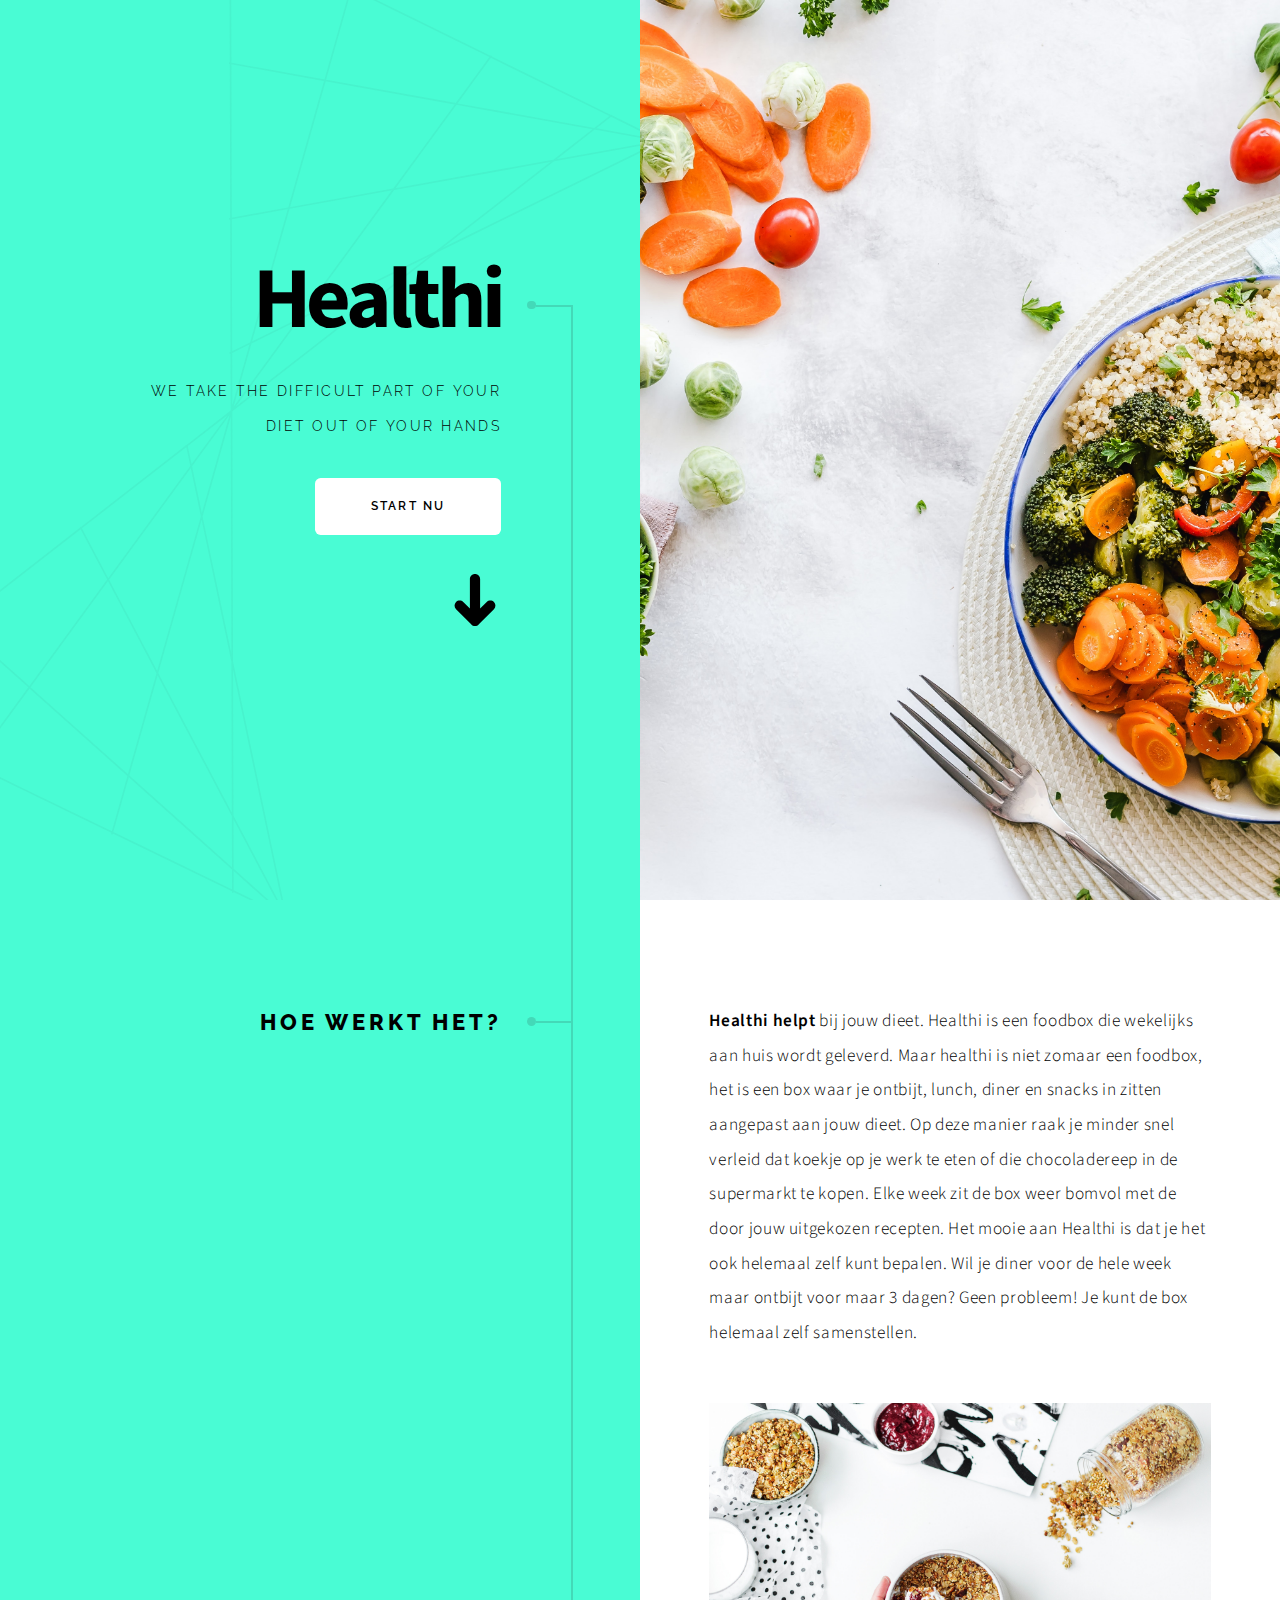
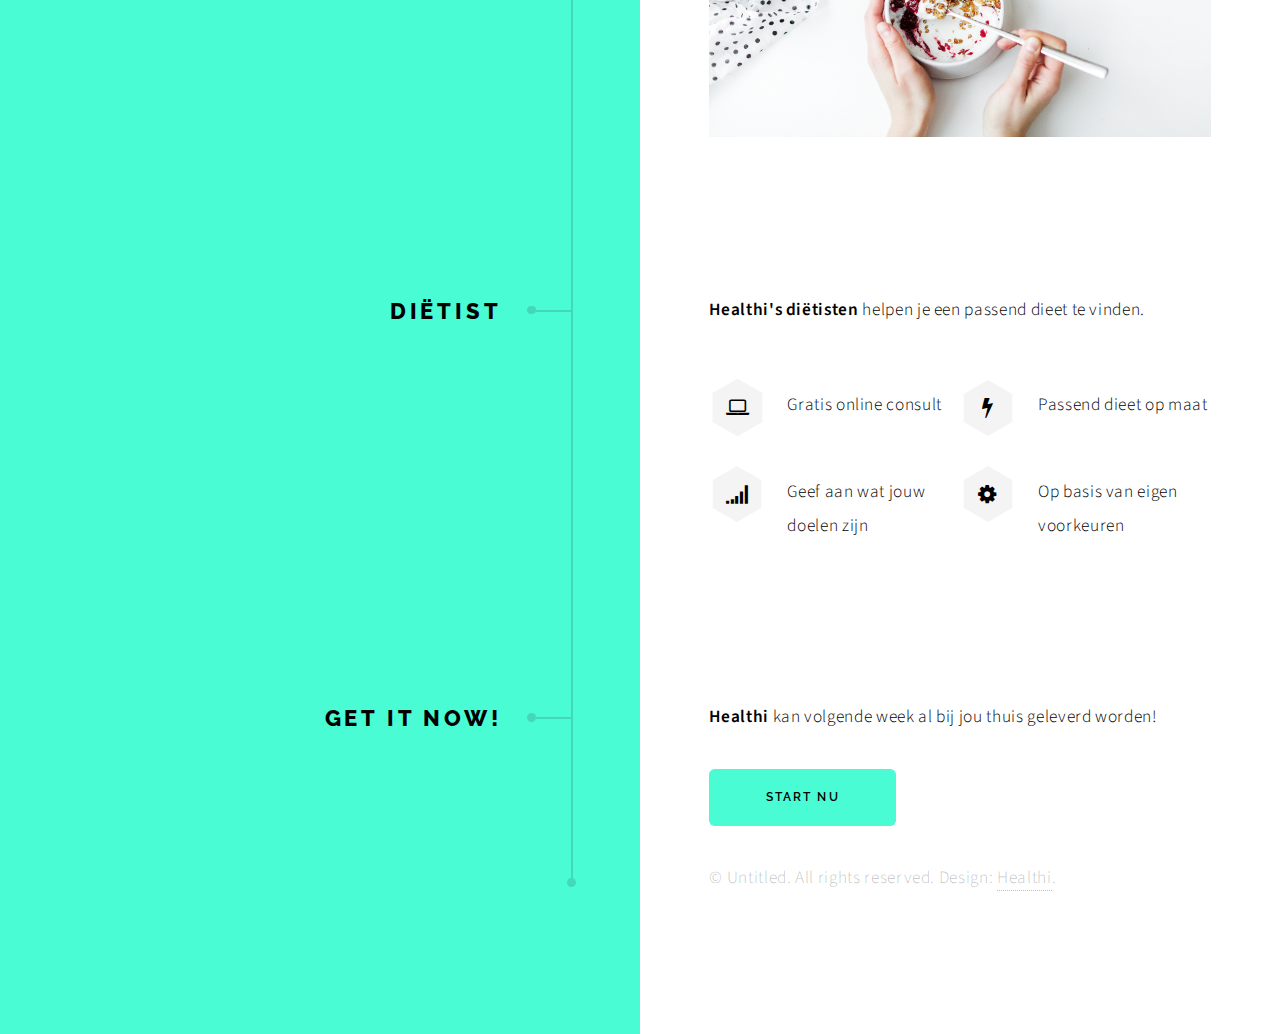
<file: index.html>
<!DOCTYPE HTML>
<html>
	<head>
		<!--Google analytics-->
		<script async src="https://www.googletagmanager.com/gtag/js?id=UA-136340299-1"></script>
		<script>
		window.dataLayer = window.dataLayer || [];
		function gtag(){dataLayer.push(arguments);}
		gtag('js', new Date());

		gtag('config', 'UA-136340299-1');
		</script>
		<title>Healthi</title>
		<meta charset="utf-8" />
		<meta name="viewport" content="width=device-width, initial-scale=1, user-scalable=no" />
		<meta name="description" content="Healthi - De foodbox voor alle diëten." />
		<meta name="keywords" content="Health, food, diet, foodbox, healthy lifestyle" />
		<link rel="stylesheet" href="assets/css/main.css" />
	</head>
	<body class="is-preload">

		<!-- Wrapper -->
			<div id="wrapper">

				<!-- Intro -->
					<section class="intro">
						<header>
							<h1>Healthi</h1>
							<p>We take the difficult part of your diet out of your hands</p>
							<ul class="actions intro-actions">
								<li><a href="#first" class="arrow scrolly"><span class="label">Next</span></a></li>
								<li><a href="succes.html" class="button primary large button-white">Start nu</a></li>
							</ul>
						</header>
						<div class="content">
							<span class="image fill" data-position="center"><img src="images/hero.jpg" alt="" /></span>
						</div>
					</section>

				<!-- Section -->
					<section id="first">
						<header>
							<h2>Hoe werkt het?</h2>
						</header>
						<div class="content">
							<p><strong>Healthi helpt</strong> bij jouw dieet. Healthi is een foodbox die wekelijks aan huis wordt geleverd. Maar healthi is niet zomaar een foodbox, het is een box waar je ontbijt, lunch, diner en snacks in zitten aangepast aan jouw dieet.
							Op deze manier raak je minder snel verleid dat koekje op je werk te eten of die chocoladereep in de supermarkt te kopen. Elke week zit de box weer bomvol met de door jouw uitgekozen recepten. Het mooie aan Healthi is dat je het ook helemaal zelf kunt bepalen. Wil je diner voor de hele week maar ontbijt voor maar 3 dagen? Geen probleem! 
							Je kunt de box helemaal zelf samenstellen.</p>
							<span class="image main"><img src="images/breakfast.jpg" alt="" /></span>
						</div>
					</section>

				<!-- Section -->
					<section>
						<header>
							<h2>Diëtist</h2>
						</header>
						<div class="content">
							<p><strong>Healthi's diëtisten</strong> helpen je een passend dieet te vinden.</p>
							<ul class="feature-icons">
								<li class="icon fa-laptop">Gratis online consult</li>
								<li class="icon fa-bolt">Passend dieet op maat</li>
								<li class="icon fa-signal">Geef aan wat jouw doelen zijn</li>
								<li class="icon fa-gear">Op basis van eigen voorkeuren</li>
							</ul>
						</div>
					</section>

				<!-- Section -->
					<section>
						<header>
							<h2>Get it now!</h2>
						</header>
						<div class="content">
							<p><strong>Healthi</strong> kan volgende week al bij jou thuis geleverd worden!</p>
							<ul class="actions">
								<li><a href="succes.html" class="button primary large">Start nu</a></li>
							</ul>
						</div>
					</section>

				<!-- Copyright -->
					<div class="copyright">&copy; Untitled. All rights reserved. Design: <a href="https://html5up.net">Healthi</a>.</div>

			</div>

		<!-- Scripts -->
			<script src="assets/js/jquery.min.js"></script>
			<script src="assets/js/jquery.scrolly.min.js"></script>
			<script src="assets/js/browser.min.js"></script>
			<script src="assets/js/breakpoints.min.js"></script>
			<script src="assets/js/util.js"></script>
			<script src="assets/js/main.js"></script>

	</body>
</html>
</file>
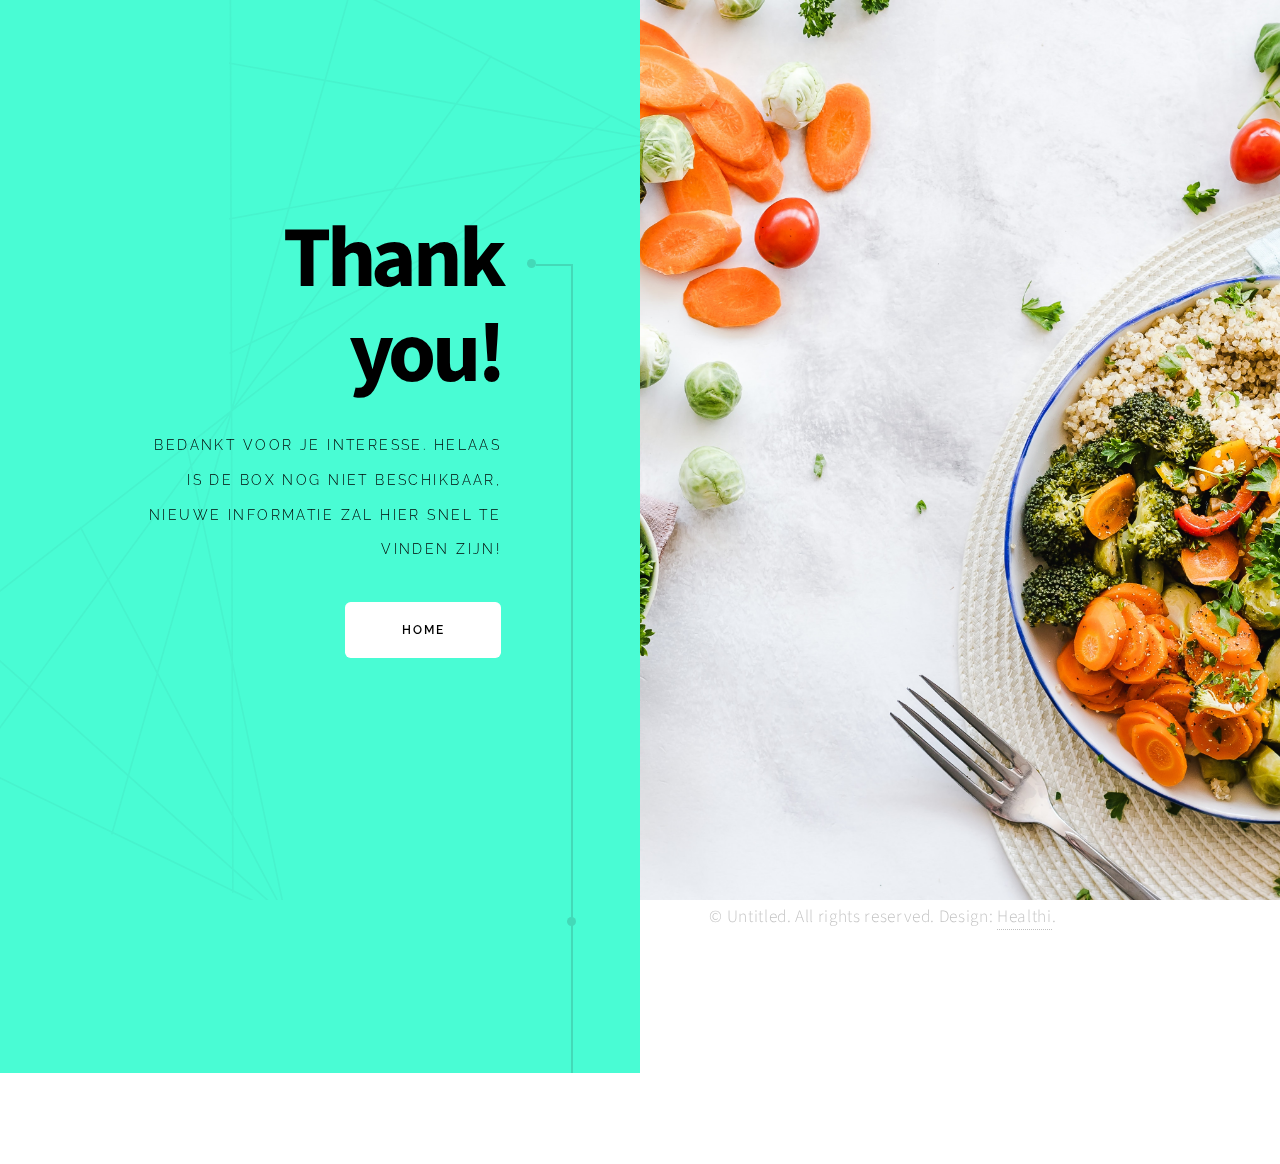
<file: succes.html>
<!DOCTYPE HTML>
<html>
	<head>
        <!--Google analytics-->
		<script async src="https://www.googletagmanager.com/gtag/js?id=UA-136340299-1"></script>
		<script>
		window.dataLayer = window.dataLayer || [];
		function gtag(){dataLayer.push(arguments);}
		gtag('js', new Date());

		gtag('config', 'UA-136340299-1');
		</script>
		<title>Healthi</title>
		<meta charset="utf-8" />
		<meta name="viewport" content="width=device-width, initial-scale=1, user-scalable=no" />
		<meta name="description" content="Healthi - De foodbox voor alle diëten." />
		<meta name="keywords" content="Health, food, diet, foodbox, healthy lifestyle" />
		<link rel="stylesheet" href="assets/css/main.css" />
	</head>
	<body class="is-preload">

		<!-- Wrapper -->
			<div id="wrapper">

				<!-- Intro -->
					<section class="intro">
						<header>
							<h1>Thank you!</h1>
							<p>Bedankt voor je interesse. Helaas is de box nog niet beschikbaar, nieuwe informatie zal hier snel te vinden zijn!</p>
							<ul class="actions intro-actions">
								<li><a href="index.html" class="button primary large button-white">Home</a></li>
							</ul>
						</header>
						<div class="content">
							<span class="image fill" data-position="center"><img src="images/hero.jpg" alt="" /></span>
						</div>
					</section>

				<!-- Copyright -->
					<div class="copyright">&copy; Untitled. All rights reserved. Design: <a href="#">Healthi</a>.</div>

			</div>

		<!-- Scripts -->
			<script src="assets/js/jquery.min.js"></script>
			<script src="assets/js/jquery.scrolly.min.js"></script>
			<script src="assets/js/browser.min.js"></script>
			<script src="assets/js/breakpoints.min.js"></script>
			<script src="assets/js/util.js"></script>
			<script src="assets/js/main.js"></script>

	</body>
</html>
</file>
<file: assets/css/main.css>
@import url(font-awesome.min.css);
@import url("https://fonts.googleapis.com/css?family=Source+Sans+Pro:300,600,700,300i,600i,700i|Raleway:600,800");

/*
	Paradigm Shift by HTML5 UP
	html5up.net | @ajlkn
	Free for personal and commercial use under the CCA 3.0 license (html5up.net/license)
*/

html, body, div, span, applet, object,
iframe, h1, h2, h3, h4, h5, h6, p, blockquote,
pre, a, abbr, acronym, address, big, cite,
code, del, dfn, em, img, ins, kbd, q, s, samp,
small, strike, strong, sub, sup, tt, var, b,
u, i, center, dl, dt, dd, ol, ul, li, fieldset,
form, label, legend, table, caption, tbody,
tfoot, thead, tr, th, td, article, aside,
canvas, details, embed, figure, figcaption,
footer, header, hgroup, menu, nav, output, ruby,
section, summary, time, mark, audio, video {
	margin: 0;
	padding: 0;
	border: 0;
	font-size: 100%;
	font: inherit;
	vertical-align: baseline;}

article, aside, details, figcaption, figure,
footer, header, hgroup, menu, nav, section {
	display: block;}

body {
	line-height: 1;
}

ol, ul {
	list-style: none;
}

blockquote, q {
	quotes: none;
}

	blockquote:before, blockquote:after, q:before, q:after {
		content: '';
		content: none;
	}

table {
	border-collapse: collapse;
	border-spacing: 0;
}

body {
	-webkit-text-size-adjust: none;
}

mark {
	background-color: transparent;
	color: inherit;
}

input::-moz-focus-inner {
	border: 0;
	padding: 0;
}

input, select, textarea {
	-moz-appearance: none;
	-webkit-appearance: none;
	-ms-appearance: none;
	appearance: none;
}

/* Basic */

	@-ms-viewport {
		width: device-width;
	}

	body {
		-ms-overflow-style: scrollbar;
	}

	@media screen and (max-width: 480px) {

		html, body {
			min-width: 320px;
		}

	}

	html {
		box-sizing: border-box;
	}

	*, *:before, *:after {
		box-sizing: inherit;
	}

	html {
		overflow-x: hidden;
	}

	body {
		background: #ffffff;
		overflow-x: hidden;
	}

		body.is-preload *, body.is-preload *:before, body.is-preload *:after {
			-moz-animation: none !important;
			-webkit-animation: none !important;
			-ms-animation: none !important;
			animation: none !important;
			-moz-transition: none !important;
			-webkit-transition: none !important;
			-ms-transition: none !important;
			transition: none !important;
		}

/* Typography */

	html {
		font-size: 18pt;
	}

		@media screen and (max-width: 1920px) {

			html {
				font-size: 13pt;
			}

		}

		@media screen and (max-width: 1152px) {

			html {
				font-size: 14pt;
			}

		}

		@media screen and (max-width: 736px) {

			html {
				font-size: 12pt;
			}

		}

		@media screen and (max-width: 480px) {

			html {
				font-size: 11pt;
			}

		}

	body {
		background-color: #ffffff;
		color: #000000;
	}

	body, input, select, textarea {
		color: #000000;
		font-family: "Source Sans Pro", Helvetica, sans-serif;
		font-size: 1rem;
		font-weight: 300;
		letter-spacing: 0.0375em;
		line-height: 2;
	}

	a {
		-moz-transition: border-bottom-color 0.25s ease-in-out;
		-webkit-transition: border-bottom-color 0.25s ease-in-out;
		-ms-transition: border-bottom-color 0.25s ease-in-out;
		transition: border-bottom-color 0.25s ease-in-out;
		text-decoration: none;
		color: #000000;
		border-bottom: dotted 1px;
	}

		a:hover {
			text-decoration: none;
			border-bottom-color: transparent;
		}

	strong, b {
		font-weight: 600;
		color: #000000;
	}

	em, i {
		font-style: italic;
	}

	p {
		margin: 0 0 2rem 0;
	}

	h1, h2, h3, h4, h5, h6 {
		color: #000000;
		font-family: "Raleway", Helvetica, sans-serif;
		font-weight: 600;
		letter-spacing: 0.175em;
		line-height: 1.75;
		margin: 0 0 1.5rem 0;
		text-transform: uppercase;
	}

		h1 a, h2 a, h3 a, h4 a, h5 a, h6 a {
			color: inherit;
			text-decoration: none;
		}

	h1 {
		font-family: "Source Sans Pro", Helvetica, sans-serif;
		font-size: 5rem;
		font-weight: 700;
		letter-spacing: -0.05em;
		line-height: 1.1;
		margin: 0 0 1.5rem 0;
		text-transform: none;
	}

	h2 {
		font-size: 1.25rem;
		font-weight: 800;
		margin: 0 0 2rem 0;
	}

	h3 {
		font-size: 0.875rem;
	}

	h4 {
		font-size: 0.875rem;
	}

	h5 {
		font-size: 0.75rem;
	}

	h6 {
		font-size: 0.625rem;
	}

	@media screen and (max-width: 736px) {

		h1 {
			font-size: 4.5rem;
			line-height: 1.1;
		}

		h2 {
			font-size: 1.25rem;
			line-height: 1.7;
		}

		h3 {
			font-size: 0.9rem;
		}

		h4 {
			font-size: 0.75rem;
		}

		h5 {
			font-size: 0.675rem;
		}

	}

	@media screen and (max-width: 360px) {

		h1 {
			font-size: 3.75rem;
		}

		h2 {
			font-size: 1.125rem;
		}

		h3 {
			font-size: 0.8rem;
		}

		h4 {
			font-size: 0.675rem;
		}

		h5 {
			font-size: 0.675rem;
		}

	}

	sub {
		font-size: 0.8rem;
		position: relative;
		top: 0.5rem;
	}

	sup {
		font-size: 0.8rem;
		position: relative;
		top: -0.5rem;
	}

	blockquote {
		border-left: solid 0.5rem rgba(144, 144, 144, 0.25);
		font-style: italic;
		margin: 0 0 2rem 0;
		padding: 1rem 0 1rem 2rem;
	}

	code {
		background: rgba(144, 144, 144, 0.1);
		border-radius: 0.325rem;
		font-family: "Courier New", monospace;
		font-size: 0.9rem;
		margin: 0 0.25rem;
		padding: 0.25rem 0.65rem;
	}

	pre {
		-webkit-overflow-scrolling: touch;
		font-family: "Courier New", monospace;
		font-size: 0.9rem;
		margin: 0 0 2rem 0;
		width: 100%;
	}

		pre code {
			display: block;
			line-height: 1.75;
			padding: 1rem 1.5rem;
			overflow-x: auto;
		}

	hr {
		border: 0;
		border-bottom: solid 2px rgba(144, 144, 144, 0.25);
		margin: 3rem 0;
	}

		hr.major {
			margin: 5rem 0;
		}

		@media screen and (max-width: 736px) {

			hr.major {
				margin: 3rem 0;
			}

		}

/* Row */

	.row {
		display: flex;
		flex-wrap: wrap;
		box-sizing: border-box;
		align-items: stretch;
	}

		.row > * {
			box-sizing: border-box;
		}

		.row.gtr-uniform > * > :last-child {
			margin-bottom: 0;
		}

		.row.aln-left {
			justify-content: flex-start;
		}

		.row.aln-center {
			justify-content: center;
		}

		.row.aln-right {
			justify-content: flex-end;
		}

		.row.aln-top {
			align-items: flex-start;
		}

		.row.aln-middle {
			align-items: center;
		}

		.row.aln-bottom {
			align-items: flex-end;
		}

		.row > .imp {
			order: -1;
		}

		.row > .col-1 {
			width: 8.3333333333%;
		}

		.row > .off-1 {
			margin-left: 8.3333333333%;
		}

		.row > .col-2 {
			width: 16.6666666667%;
		}

		.row > .off-2 {
			margin-left: 16.6666666667%;
		}

		.row > .col-3 {
			width: 25%;
		}

		.row > .off-3 {
			margin-left: 25%;
		}

		.row > .col-4 {
			width: 33.3333333333%;
		}

		.row > .off-4 {
			margin-left: 33.3333333333%;
		}

		.row > .col-5 {
			width: 41.6666666667%;
		}

		.row > .off-5 {
			margin-left: 41.6666666667%;
		}

		.row > .col-6 {
			width: 50%;
		}

		.row > .off-6 {
			margin-left: 50%;
		}

		.row > .col-7 {
			width: 58.3333333333%;
		}

		.row > .off-7 {
			margin-left: 58.3333333333%;
		}

		.row > .col-8 {
			width: 66.6666666667%;
		}

		.row > .off-8 {
			margin-left: 66.6666666667%;
		}

		.row > .col-9 {
			width: 75%;
		}

		.row > .off-9 {
			margin-left: 75%;
		}

		.row > .col-10 {
			width: 83.3333333333%;
		}

		.row > .off-10 {
			margin-left: 83.3333333333%;
		}

		.row > .col-11 {
			width: 91.6666666667%;
		}

		.row > .off-11 {
			margin-left: 91.6666666667%;
		}

		.row > .col-12 {
			width: 100%;
		}

		.row > .off-12 {
			margin-left: 100%;
		}

		.row.gtr-0 {
			margin-top: 0;
			margin-left: 0rem;
		}

			.row.gtr-0 > * {
				padding: 0 0 0 0rem;
			}

			.row.gtr-0.gtr-uniform {
				margin-top: 0rem;
			}

				.row.gtr-0.gtr-uniform > * {
					padding-top: 0rem;
				}

		.row.gtr-25 {
			margin-top: 0;
			margin-left: -0.5rem;
		}

			.row.gtr-25 > * {
				padding: 0 0 0 0.5rem;
			}

			.row.gtr-25.gtr-uniform {
				margin-top: -0.5rem;
			}

				.row.gtr-25.gtr-uniform > * {
					padding-top: 0.5rem;
				}

		.row.gtr-50 {
			margin-top: 0;
			margin-left: -1rem;
		}

			.row.gtr-50 > * {
				padding: 0 0 0 1rem;
			}

			.row.gtr-50.gtr-uniform {
				margin-top: -1rem;
			}

				.row.gtr-50.gtr-uniform > * {
					padding-top: 1rem;
				}

		.row {
			margin-top: 0;
			margin-left: -2rem;
		}

			.row > * {
				padding: 0 0 0 2rem;
			}

			.row.gtr-uniform {
				margin-top: -2rem;
			}

				.row.gtr-uniform > * {
					padding-top: 2rem;
				}

		.row.gtr-150 {
			margin-top: 0;
			margin-left: -3rem;
		}

			.row.gtr-150 > * {
				padding: 0 0 0 3rem;
			}

			.row.gtr-150.gtr-uniform {
				margin-top: -3rem;
			}

				.row.gtr-150.gtr-uniform > * {
					padding-top: 3rem;
				}

		.row.gtr-200 {
			margin-top: 0;
			margin-left: -4rem;
		}

			.row.gtr-200 > * {
				padding: 0 0 0 4rem;
			}

			.row.gtr-200.gtr-uniform {
				margin-top: -4rem;
			}

				.row.gtr-200.gtr-uniform > * {
					padding-top: 4rem;
				}

		@media screen and (max-width: 1920px) {

			.row {
				display: flex;
				flex-wrap: wrap;
				box-sizing: border-box;
				align-items: stretch;
			}

				.row > * {
					box-sizing: border-box;
				}

				.row.gtr-uniform > * > :last-child {
					margin-bottom: 0;
				}

				.row.aln-left {
					justify-content: flex-start;
				}

				.row.aln-center {
					justify-content: center;
				}

				.row.aln-right {
					justify-content: flex-end;
				}

				.row.aln-top {
					align-items: flex-start;
				}

				.row.aln-middle {
					align-items: center;
				}

				.row.aln-bottom {
					align-items: flex-end;
				}

				.row > .imp-xlarge {
					order: -1;
				}

				.row > .col-1-xlarge {
					width: 8.3333333333%;
				}

				.row > .off-1-xlarge {
					margin-left: 8.3333333333%;
				}

				.row > .col-2-xlarge {
					width: 16.6666666667%;
				}

				.row > .off-2-xlarge {
					margin-left: 16.6666666667%;
				}

				.row > .col-3-xlarge {
					width: 25%;
				}

				.row > .off-3-xlarge {
					margin-left: 25%;
				}

				.row > .col-4-xlarge {
					width: 33.3333333333%;
				}

				.row > .off-4-xlarge {
					margin-left: 33.3333333333%;
				}

				.row > .col-5-xlarge {
					width: 41.6666666667%;
				}

				.row > .off-5-xlarge {
					margin-left: 41.6666666667%;
				}

				.row > .col-6-xlarge {
					width: 50%;
				}

				.row > .off-6-xlarge {
					margin-left: 50%;
				}

				.row > .col-7-xlarge {
					width: 58.3333333333%;
				}

				.row > .off-7-xlarge {
					margin-left: 58.3333333333%;
				}

				.row > .col-8-xlarge {
					width: 66.6666666667%;
				}

				.row > .off-8-xlarge {
					margin-left: 66.6666666667%;
				}

				.row > .col-9-xlarge {
					width: 75%;
				}

				.row > .off-9-xlarge {
					margin-left: 75%;
				}

				.row > .col-10-xlarge {
					width: 83.3333333333%;
				}

				.row > .off-10-xlarge {
					margin-left: 83.3333333333%;
				}

				.row > .col-11-xlarge {
					width: 91.6666666667%;
				}

				.row > .off-11-xlarge {
					margin-left: 91.6666666667%;
				}

				.row > .col-12-xlarge {
					width: 100%;
				}

				.row > .off-12-xlarge {
					margin-left: 100%;
				}

				.row.gtr-0 {
					margin-top: 0;
					margin-left: 0rem;
				}

					.row.gtr-0 > * {
						padding: 0 0 0 0rem;
					}

					.row.gtr-0.gtr-uniform {
						margin-top: 0rem;
					}

						.row.gtr-0.gtr-uniform > * {
							padding-top: 0rem;
						}

				.row.gtr-25 {
					margin-top: 0;
					margin-left: -0.5rem;
				}

					.row.gtr-25 > * {
						padding: 0 0 0 0.5rem;
					}

					.row.gtr-25.gtr-uniform {
						margin-top: -0.5rem;
					}

						.row.gtr-25.gtr-uniform > * {
							padding-top: 0.5rem;
						}

				.row.gtr-50 {
					margin-top: 0;
					margin-left: -1rem;
				}

					.row.gtr-50 > * {
						padding: 0 0 0 1rem;
					}

					.row.gtr-50.gtr-uniform {
						margin-top: -1rem;
					}

						.row.gtr-50.gtr-uniform > * {
							padding-top: 1rem;
						}

				.row {
					margin-top: 0;
					margin-left: -2rem;
				}

					.row > * {
						padding: 0 0 0 2rem;
					}

					.row.gtr-uniform {
						margin-top: -2rem;
					}

						.row.gtr-uniform > * {
							padding-top: 2rem;
						}

				.row.gtr-150 {
					margin-top: 0;
					margin-left: -3rem;
				}

					.row.gtr-150 > * {
						padding: 0 0 0 3rem;
					}

					.row.gtr-150.gtr-uniform {
						margin-top: -3rem;
					}

						.row.gtr-150.gtr-uniform > * {
							padding-top: 3rem;
						}

				.row.gtr-200 {
					margin-top: 0;
					margin-left: -4rem;
				}

					.row.gtr-200 > * {
						padding: 0 0 0 4rem;
					}

					.row.gtr-200.gtr-uniform {
						margin-top: -4rem;
					}

						.row.gtr-200.gtr-uniform > * {
							padding-top: 4rem;
						}

		}

		@media screen and (max-width: 1280px) {

			.row {
				display: flex;
				flex-wrap: wrap;
				box-sizing: border-box;
				align-items: stretch;
			}

				.row > * {
					box-sizing: border-box;
				}

				.row.gtr-uniform > * > :last-child {
					margin-bottom: 0;
				}

				.row.aln-left {
					justify-content: flex-start;
				}

				.row.aln-center {
					justify-content: center;
				}

				.row.aln-right {
					justify-content: flex-end;
				}

				.row.aln-top {
					align-items: flex-start;
				}

				.row.aln-middle {
					align-items: center;
				}

				.row.aln-bottom {
					align-items: flex-end;
				}

				.row > .imp-large {
					order: -1;
				}

				.row > .col-1-large {
					width: 8.3333333333%;
				}

				.row > .off-1-large {
					margin-left: 8.3333333333%;
				}

				.row > .col-2-large {
					width: 16.6666666667%;
				}

				.row > .off-2-large {
					margin-left: 16.6666666667%;
				}

				.row > .col-3-large {
					width: 25%;
				}

				.row > .off-3-large {
					margin-left: 25%;
				}

				.row > .col-4-large {
					width: 33.3333333333%;
				}

				.row > .off-4-large {
					margin-left: 33.3333333333%;
				}

				.row > .col-5-large {
					width: 41.6666666667%;
				}

				.row > .off-5-large {
					margin-left: 41.6666666667%;
				}

				.row > .col-6-large {
					width: 50%;
				}

				.row > .off-6-large {
					margin-left: 50%;
				}

				.row > .col-7-large {
					width: 58.3333333333%;
				}

				.row > .off-7-large {
					margin-left: 58.3333333333%;
				}

				.row > .col-8-large {
					width: 66.6666666667%;
				}

				.row > .off-8-large {
					margin-left: 66.6666666667%;
				}

				.row > .col-9-large {
					width: 75%;
				}

				.row > .off-9-large {
					margin-left: 75%;
				}

				.row > .col-10-large {
					width: 83.3333333333%;
				}

				.row > .off-10-large {
					margin-left: 83.3333333333%;
				}

				.row > .col-11-large {
					width: 91.6666666667%;
				}

				.row > .off-11-large {
					margin-left: 91.6666666667%;
				}

				.row > .col-12-large {
					width: 100%;
				}

				.row > .off-12-large {
					margin-left: 100%;
				}

				.row.gtr-0 {
					margin-top: 0;
					margin-left: 0rem;
				}

					.row.gtr-0 > * {
						padding: 0 0 0 0rem;
					}

					.row.gtr-0.gtr-uniform {
						margin-top: 0rem;
					}

						.row.gtr-0.gtr-uniform > * {
							padding-top: 0rem;
						}

				.row.gtr-25 {
					margin-top: 0;
					margin-left: -0.375rem;
				}

					.row.gtr-25 > * {
						padding: 0 0 0 0.375rem;
					}

					.row.gtr-25.gtr-uniform {
						margin-top: -0.375rem;
					}

						.row.gtr-25.gtr-uniform > * {
							padding-top: 0.375rem;
						}

				.row.gtr-50 {
					margin-top: 0;
					margin-left: -0.75rem;
				}

					.row.gtr-50 > * {
						padding: 0 0 0 0.75rem;
					}

					.row.gtr-50.gtr-uniform {
						margin-top: -0.75rem;
					}

						.row.gtr-50.gtr-uniform > * {
							padding-top: 0.75rem;
						}

				.row {
					margin-top: 0;
					margin-left: -1.5rem;
				}

					.row > * {
						padding: 0 0 0 1.5rem;
					}

					.row.gtr-uniform {
						margin-top: -1.5rem;
					}

						.row.gtr-uniform > * {
							padding-top: 1.5rem;
						}

				.row.gtr-150 {
					margin-top: 0;
					margin-left: -2.25rem;
				}

					.row.gtr-150 > * {
						padding: 0 0 0 2.25rem;
					}

					.row.gtr-150.gtr-uniform {
						margin-top: -2.25rem;
					}

						.row.gtr-150.gtr-uniform > * {
							padding-top: 2.25rem;
						}

				.row.gtr-200 {
					margin-top: 0;
					margin-left: -3rem;
				}

					.row.gtr-200 > * {
						padding: 0 0 0 3rem;
					}

					.row.gtr-200.gtr-uniform {
						margin-top: -3rem;
					}

						.row.gtr-200.gtr-uniform > * {
							padding-top: 3rem;
						}

		}

		@media screen and (max-width: 1152px) {

			.row {
				display: flex;
				flex-wrap: wrap;
				box-sizing: border-box;
				align-items: stretch;
			}

				.row > * {
					box-sizing: border-box;
				}

				.row.gtr-uniform > * > :last-child {
					margin-bottom: 0;
				}

				.row.aln-left {
					justify-content: flex-start;
				}

				.row.aln-center {
					justify-content: center;
				}

				.row.aln-right {
					justify-content: flex-end;
				}

				.row.aln-top {
					align-items: flex-start;
				}

				.row.aln-middle {
					align-items: center;
				}

				.row.aln-bottom {
					align-items: flex-end;
				}

				.row > .imp-medium {
					order: -1;
				}

				.row > .col-1-medium {
					width: 8.3333333333%;
				}

				.row > .off-1-medium {
					margin-left: 8.3333333333%;
				}

				.row > .col-2-medium {
					width: 16.6666666667%;
				}

				.row > .off-2-medium {
					margin-left: 16.6666666667%;
				}

				.row > .col-3-medium {
					width: 25%;
				}

				.row > .off-3-medium {
					margin-left: 25%;
				}

				.row > .col-4-medium {
					width: 33.3333333333%;
				}

				.row > .off-4-medium {
					margin-left: 33.3333333333%;
				}

				.row > .col-5-medium {
					width: 41.6666666667%;
				}

				.row > .off-5-medium {
					margin-left: 41.6666666667%;
				}

				.row > .col-6-medium {
					width: 50%;
				}

				.row > .off-6-medium {
					margin-left: 50%;
				}

				.row > .col-7-medium {
					width: 58.3333333333%;
				}

				.row > .off-7-medium {
					margin-left: 58.3333333333%;
				}

				.row > .col-8-medium {
					width: 66.6666666667%;
				}

				.row > .off-8-medium {
					margin-left: 66.6666666667%;
				}

				.row > .col-9-medium {
					width: 75%;
				}

				.row > .off-9-medium {
					margin-left: 75%;
				}

				.row > .col-10-medium {
					width: 83.3333333333%;
				}

				.row > .off-10-medium {
					margin-left: 83.3333333333%;
				}

				.row > .col-11-medium {
					width: 91.6666666667%;
				}

				.row > .off-11-medium {
					margin-left: 91.6666666667%;
				}

				.row > .col-12-medium {
					width: 100%;
				}

				.row > .off-12-medium {
					margin-left: 100%;
				}

				.row.gtr-0 {
					margin-top: 0;
					margin-left: 0rem;
				}

					.row.gtr-0 > * {
						padding: 0 0 0 0rem;
					}

					.row.gtr-0.gtr-uniform {
						margin-top: 0rem;
					}

						.row.gtr-0.gtr-uniform > * {
							padding-top: 0rem;
						}

				.row.gtr-25 {
					margin-top: 0;
					margin-left: -0.375rem;
				}

					.row.gtr-25 > * {
						padding: 0 0 0 0.375rem;
					}

					.row.gtr-25.gtr-uniform {
						margin-top: -0.375rem;
					}

						.row.gtr-25.gtr-uniform > * {
							padding-top: 0.375rem;
						}

				.row.gtr-50 {
					margin-top: 0;
					margin-left: -0.75rem;
				}

					.row.gtr-50 > * {
						padding: 0 0 0 0.75rem;
					}

					.row.gtr-50.gtr-uniform {
						margin-top: -0.75rem;
					}

						.row.gtr-50.gtr-uniform > * {
							padding-top: 0.75rem;
						}

				.row {
					margin-top: 0;
					margin-left: -1.5rem;
				}

					.row > * {
						padding: 0 0 0 1.5rem;
					}

					.row.gtr-uniform {
						margin-top: -1.5rem;
					}

						.row.gtr-uniform > * {
							padding-top: 1.5rem;
						}

				.row.gtr-150 {
					margin-top: 0;
					margin-left: -2.25rem;
				}

					.row.gtr-150 > * {
						padding: 0 0 0 2.25rem;
					}

					.row.gtr-150.gtr-uniform {
						margin-top: -2.25rem;
					}

						.row.gtr-150.gtr-uniform > * {
							padding-top: 2.25rem;
						}

				.row.gtr-200 {
					margin-top: 0;
					margin-left: -3rem;
				}

					.row.gtr-200 > * {
						padding: 0 0 0 3rem;
					}

					.row.gtr-200.gtr-uniform {
						margin-top: -3rem;
					}

						.row.gtr-200.gtr-uniform > * {
							padding-top: 3rem;
						}

		}

		@media screen and (max-width: 736px) {

			.row {
				display: flex;
				flex-wrap: wrap;
				box-sizing: border-box;
				align-items: stretch;
			}

				.row > * {
					box-sizing: border-box;
				}

				.row.gtr-uniform > * > :last-child {
					margin-bottom: 0;
				}

				.row.aln-left {
					justify-content: flex-start;
				}

				.row.aln-center {
					justify-content: center;
				}

				.row.aln-right {
					justify-content: flex-end;
				}

				.row.aln-top {
					align-items: flex-start;
				}

				.row.aln-middle {
					align-items: center;
				}

				.row.aln-bottom {
					align-items: flex-end;
				}

				.row > .imp-small {
					order: -1;
				}

				.row > .col-1-small {
					width: 8.3333333333%;
				}

				.row > .off-1-small {
					margin-left: 8.3333333333%;
				}

				.row > .col-2-small {
					width: 16.6666666667%;
				}

				.row > .off-2-small {
					margin-left: 16.6666666667%;
				}

				.row > .col-3-small {
					width: 25%;
				}

				.row > .off-3-small {
					margin-left: 25%;
				}

				.row > .col-4-small {
					width: 33.3333333333%;
				}

				.row > .off-4-small {
					margin-left: 33.3333333333%;
				}

				.row > .col-5-small {
					width: 41.6666666667%;
				}

				.row > .off-5-small {
					margin-left: 41.6666666667%;
				}

				.row > .col-6-small {
					width: 50%;
				}

				.row > .off-6-small {
					margin-left: 50%;
				}

				.row > .col-7-small {
					width: 58.3333333333%;
				}

				.row > .off-7-small {
					margin-left: 58.3333333333%;
				}

				.row > .col-8-small {
					width: 66.6666666667%;
				}

				.row > .off-8-small {
					margin-left: 66.6666666667%;
				}

				.row > .col-9-small {
					width: 75%;
				}

				.row > .off-9-small {
					margin-left: 75%;
				}

				.row > .col-10-small {
					width: 83.3333333333%;
				}

				.row > .off-10-small {
					margin-left: 83.3333333333%;
				}

				.row > .col-11-small {
					width: 91.6666666667%;
				}

				.row > .off-11-small {
					margin-left: 91.6666666667%;
				}

				.row > .col-12-small {
					width: 100%;
				}

				.row > .off-12-small {
					margin-left: 100%;
				}

				.row.gtr-0 {
					margin-top: 0;
					margin-left: 0rem;
				}

					.row.gtr-0 > * {
						padding: 0 0 0 0rem;
					}

					.row.gtr-0.gtr-uniform {
						margin-top: 0rem;
					}

						.row.gtr-0.gtr-uniform > * {
							padding-top: 0rem;
						}

				.row.gtr-25 {
					margin-top: 0;
					margin-left: -0.3125rem;
				}

					.row.gtr-25 > * {
						padding: 0 0 0 0.3125rem;
					}

					.row.gtr-25.gtr-uniform {
						margin-top: -0.3125rem;
					}

						.row.gtr-25.gtr-uniform > * {
							padding-top: 0.3125rem;
						}

				.row.gtr-50 {
					margin-top: 0;
					margin-left: -0.625rem;
				}

					.row.gtr-50 > * {
						padding: 0 0 0 0.625rem;
					}

					.row.gtr-50.gtr-uniform {
						margin-top: -0.625rem;
					}

						.row.gtr-50.gtr-uniform > * {
							padding-top: 0.625rem;
						}

				.row {
					margin-top: 0;
					margin-left: -1.25rem;
				}

					.row > * {
						padding: 0 0 0 1.25rem;
					}

					.row.gtr-uniform {
						margin-top: -1.25rem;
					}

						.row.gtr-uniform > * {
							padding-top: 1.25rem;
						}

				.row.gtr-150 {
					margin-top: 0;
					margin-left: -1.875rem;
				}

					.row.gtr-150 > * {
						padding: 0 0 0 1.875rem;
					}

					.row.gtr-150.gtr-uniform {
						margin-top: -1.875rem;
					}

						.row.gtr-150.gtr-uniform > * {
							padding-top: 1.875rem;
						}

				.row.gtr-200 {
					margin-top: 0;
					margin-left: -2.5rem;
				}

					.row.gtr-200 > * {
						padding: 0 0 0 2.5rem;
					}

					.row.gtr-200.gtr-uniform {
						margin-top: -2.5rem;
					}

						.row.gtr-200.gtr-uniform > * {
							padding-top: 2.5rem;
						}

		}

		@media screen and (max-width: 480px) {

			.row {
				display: flex;
				flex-wrap: wrap;
				box-sizing: border-box;
				align-items: stretch;
			}

				.row > * {
					box-sizing: border-box;
				}

				.row.gtr-uniform > * > :last-child {
					margin-bottom: 0;
				}

				.row.aln-left {
					justify-content: flex-start;
				}

				.row.aln-center {
					justify-content: center;
				}

				.row.aln-right {
					justify-content: flex-end;
				}

				.row.aln-top {
					align-items: flex-start;
				}

				.row.aln-middle {
					align-items: center;
				}

				.row.aln-bottom {
					align-items: flex-end;
				}

				.row > .imp-xsmall {
					order: -1;
				}

				.row > .col-1-xsmall {
					width: 8.3333333333%;
				}

				.row > .off-1-xsmall {
					margin-left: 8.3333333333%;
				}

				.row > .col-2-xsmall {
					width: 16.6666666667%;
				}

				.row > .off-2-xsmall {
					margin-left: 16.6666666667%;
				}

				.row > .col-3-xsmall {
					width: 25%;
				}

				.row > .off-3-xsmall {
					margin-left: 25%;
				}

				.row > .col-4-xsmall {
					width: 33.3333333333%;
				}

				.row > .off-4-xsmall {
					margin-left: 33.3333333333%;
				}

				.row > .col-5-xsmall {
					width: 41.6666666667%;
				}

				.row > .off-5-xsmall {
					margin-left: 41.6666666667%;
				}

				.row > .col-6-xsmall {
					width: 50%;
				}

				.row > .off-6-xsmall {
					margin-left: 50%;
				}

				.row > .col-7-xsmall {
					width: 58.3333333333%;
				}

				.row > .off-7-xsmall {
					margin-left: 58.3333333333%;
				}

				.row > .col-8-xsmall {
					width: 66.6666666667%;
				}

				.row > .off-8-xsmall {
					margin-left: 66.6666666667%;
				}

				.row > .col-9-xsmall {
					width: 75%;
				}

				.row > .off-9-xsmall {
					margin-left: 75%;
				}

				.row > .col-10-xsmall {
					width: 83.3333333333%;
				}

				.row > .off-10-xsmall {
					margin-left: 83.3333333333%;
				}

				.row > .col-11-xsmall {
					width: 91.6666666667%;
				}

				.row > .off-11-xsmall {
					margin-left: 91.6666666667%;
				}

				.row > .col-12-xsmall {
					width: 100%;
				}

				.row > .off-12-xsmall {
					margin-left: 100%;
				}

				.row.gtr-0 {
					margin-top: 0;
					margin-left: 0rem;
				}

					.row.gtr-0 > * {
						padding: 0 0 0 0rem;
					}

					.row.gtr-0.gtr-uniform {
						margin-top: 0rem;
					}

						.row.gtr-0.gtr-uniform > * {
							padding-top: 0rem;
						}

				.row.gtr-25 {
					margin-top: 0;
					margin-left: -0.3125rem;
				}

					.row.gtr-25 > * {
						padding: 0 0 0 0.3125rem;
					}

					.row.gtr-25.gtr-uniform {
						margin-top: -0.3125rem;
					}

						.row.gtr-25.gtr-uniform > * {
							padding-top: 0.3125rem;
						}

				.row.gtr-50 {
					margin-top: 0;
					margin-left: -0.625rem;
				}

					.row.gtr-50 > * {
						padding: 0 0 0 0.625rem;
					}

					.row.gtr-50.gtr-uniform {
						margin-top: -0.625rem;
					}

						.row.gtr-50.gtr-uniform > * {
							padding-top: 0.625rem;
						}

				.row {
					margin-top: 0;
					margin-left: -1.25rem;
				}

					.row > * {
						padding: 0 0 0 1.25rem;
					}

					.row.gtr-uniform {
						margin-top: -1.25rem;
					}

						.row.gtr-uniform > * {
							padding-top: 1.25rem;
						}

				.row.gtr-150 {
					margin-top: 0;
					margin-left: -1.875rem;
				}

					.row.gtr-150 > * {
						padding: 0 0 0 1.875rem;
					}

					.row.gtr-150.gtr-uniform {
						margin-top: -1.875rem;
					}

						.row.gtr-150.gtr-uniform > * {
							padding-top: 1.875rem;
						}

				.row.gtr-200 {
					margin-top: 0;
					margin-left: -2.5rem;
				}

					.row.gtr-200 > * {
						padding: 0 0 0 2.5rem;
					}

					.row.gtr-200.gtr-uniform {
						margin-top: -2.5rem;
					}

						.row.gtr-200.gtr-uniform > * {
							padding-top: 2.5rem;
						}

		}

/* Box */

	.box {
		border: solid 2px rgba(144, 144, 144, 0.25);
		border-radius: 0.325rem;
		margin-bottom: 2rem;
		padding: 1.5rem;
	}

		.box > :last-child {
			margin-bottom: 0;
		}

		.box.alt {
			border: 0;
			border-radius: 0;
			padding: 0;
		}

/* Button */

	input[type="submit"],
	input[type="reset"],
	input[type="button"],
	button,
	.button {
		-moz-appearance: none;
		-webkit-appearance: none;
		-ms-appearance: none;
		appearance: none;
		-moz-transition: background-color 0.25s ease-in-out, box-shadow 0.25s ease-in-out, color 0.25s ease-in-out;
		-webkit-transition: background-color 0.25s ease-in-out, box-shadow 0.25s ease-in-out, color 0.25s ease-in-out;
		-ms-transition: background-color 0.25s ease-in-out, box-shadow 0.25s ease-in-out, color 0.25s ease-in-out;
		transition: background-color 0.25s ease-in-out, box-shadow 0.25s ease-in-out, color 0.25s ease-in-out;
		background-color: transparent;
		border-radius: 0.325rem;
		border: 0;
		box-shadow: inset 0 0 0 2px rgba(144, 144, 144, 0.25);
		color: #000000 !important;
		cursor: pointer;
		display: inline-block;
		font-family: "Raleway", Helvetica, sans-serif;
		font-size: 0.6rem;
		font-weight: 600;
		height: 3rem;
		letter-spacing: 0.175em;
		line-height: 3rem;
		padding: 0 2rem;
		text-align: center;
		text-decoration: none;
		text-transform: uppercase;
		white-space: nowrap;
	}

		input[type="submit"]:hover,
		input[type="reset"]:hover,
		input[type="button"]:hover,
		button:hover,
		.button:hover {
			box-shadow: inset 0 0 0 2px #2ee4bb;
			color: #2ee4bb !important;
		}

		input[type="submit"]:active,
		input[type="reset"]:active,
		input[type="button"]:active,
		button:active,
		.button:active {
			background-color: rgba(73, 252, 212, 0.25);
			box-shadow: inset 0 0 0 2px #2ee4bb;
			color: #2ee4bb !important;
		}

		input[type="submit"].small,
		input[type="reset"].small,
		input[type="button"].small,
		button.small,
		.button.small {
			font-size: 0.5rem;
			height: 2.25rem;
			line-height: 2.25rem;
			padding: 0 1.25rem;
		}

		input[type="submit"].large,
		input[type="reset"].large,
		input[type="button"].large,
		button.large,
		.button.large {
			font-size: 0.7rem;
			height: 3.2625rem;
			line-height: 3.2625rem;
			padding: 0 3.25rem;
		}

		input[type="submit"].wide,
		input[type="reset"].wide,
		input[type="button"].wide,
		button.wide,
		.button.wide {
			min-width: 13rem;
		}

		input[type="submit"].icon:before,
		input[type="reset"].icon:before,
		input[type="button"].icon:before,
		button.icon:before,
		.button.icon:before {
			margin-right: 0.5rem;
		}

		input[type="submit"].fit,
		input[type="reset"].fit,
		input[type="button"].fit,
		button.fit,
		.button.fit {
			width: 100%;
		}

		input[type="submit"].disabled, input[type="submit"]:disabled,
		input[type="reset"].disabled,
		input[type="reset"]:disabled,
		input[type="button"].disabled,
		input[type="button"]:disabled,
		button.disabled,
		button:disabled,
		.button.disabled,
		.button:disabled {
			pointer-events: none;
			opacity: 0.25;
		}

		.button-white {
			background-color: white!important;
			margin-bottom: 30px;
		}

		input[type="submit"].primary,
		input[type="reset"].primary,
		input[type="button"].primary,
		button.primary,
		.button.primary {
			background-color: #49fcd4;
			box-shadow: none;
			color: #000000 !important;
		}

			input[type="submit"].primary:hover,
			input[type="reset"].primary:hover,
			input[type="button"].primary:hover,
			button.primary:hover,
			.button.primary:hover {
				background-color: #93ffe7;
			}

			input[type="submit"].primary:active,
			input[type="reset"].primary:active,
			input[type="button"].primary:active,
			button.primary:active,
			.button.primary:active {
				background-color: #44f2cb;
			}

		@media screen and (max-width: 736px) {

			input[type="submit"],
			input[type="reset"],
			input[type="button"],
			button,
			.button {
				font-size: 0.7rem;
				height: 3.3rem;
				line-height: 3.3rem;
			}

				input[type="submit"].large,
				input[type="reset"].large,
				input[type="button"].large,
				button.large,
				.button.large {
					font-size: 0.8rem;
					height: 3.75rem;
					line-height: 3.75rem;
				}

				input[type="submit"].small,
				input[type="reset"].small,
				input[type="button"].small,
				button.small,
				.button.small {
					font-size: 0.6rem;
					height: 3rem;
					line-height: 3rem;
				}

		}

/* Form */

	form {
		margin: 0 0 2rem 0;
	}

		form > :last-child {
			margin-bottom: 0;
		}

		form > .fields {
			display: -moz-flex;
			display: -webkit-flex;
			display: -ms-flex;
			display: flex;
			-moz-flex-wrap: wrap;
			-webkit-flex-wrap: wrap;
			-ms-flex-wrap: wrap;
			flex-wrap: wrap;
			margin: -2rem 0 2rem -2rem;
			width: calc(100% + 4rem);
		}

			form > .fields > .field {
				-moz-flex-grow: 0;
				-webkit-flex-grow: 0;
				-ms-flex-grow: 0;
				flex-grow: 0;
				-moz-flex-shrink: 0;
				-webkit-flex-shrink: 0;
				-ms-flex-shrink: 0;
				flex-shrink: 0;
				padding: 2rem 0 0 2rem;
				width: calc(100% - 2rem);
			}

				form > .fields > .field > :last-child {
					margin-bottom: 0;
				}

				form > .fields > .field.half {
					width: calc(50% - 1rem);
				}

				form > .fields > .field.third {
					width: calc(100%/3 - 0.6666666667rem);
				}

				form > .fields > .field.quarter {
					width: calc(25% - 0.5rem);
				}

		@media screen and (max-width: 480px) {

			form > .fields {
				margin: -1.5rem 0 2rem -1.5rem;
				width: calc(100% + 3rem);
			}

				form > .fields > .field {
					padding: 1.5rem 0 0 1.5rem;
					width: calc(100% - 1.5rem);
				}

					form > .fields > .field.half {
						width: calc(100% - 1.5rem);
					}

					form > .fields > .field.third {
						width: calc(100% - 1.5rem);
					}

					form > .fields > .field.quarter {
						width: calc(100% - 1.5rem);
					}

		}

	input[type="text"],
	input[type="password"],
	input[type="email"],
	input[type="tel"],
	input[type="search"],
	input[type="url"],
	select,
	textarea {
		-moz-appearance: none;
		-webkit-appearance: none;
		-ms-appearance: none;
		appearance: none;
		border-radius: 0.325rem;
		border: solid 2px rgba(144, 144, 144, 0.25);
		color: inherit;
		display: block;
		outline: 0;
		padding: 0 1rem;
		text-decoration: none;
		width: 100%;
	}

		input[type="text"]:invalid,
		input[type="password"]:invalid,
		input[type="email"]:invalid,
		input[type="tel"]:invalid,
		input[type="search"]:invalid,
		input[type="url"]:invalid,
		select:invalid,
		textarea:invalid {
			box-shadow: none;
		}

		input[type="text"]:focus,
		input[type="password"]:focus,
		input[type="email"]:focus,
		input[type="tel"]:focus,
		input[type="search"]:focus,
		input[type="url"]:focus,
		select:focus,
		textarea:focus {
			border-color: #2ee4bb;
		}

	label {
		color: #000000;
		display: block;
		font-family: "Raleway", Helvetica, sans-serif;
		font-size: 0.75rem;
		font-weight: 600;
		letter-spacing: 0.175em;
		line-height: 1.75;
		margin: 0 0 1rem 0;
		text-transform: uppercase;
	}

	input[type="text"],
	input[type="password"],
	input[type="email"],
	input[type="tel"],
	input[type="search"],
	input[type="url"] {
		height: 3rem;
	}

	select {
		background-image: url("data:image/svg+xml;charset=utf8,%3Csvg xmlns='http://www.w3.org/2000/svg' width='40' height='40' preserveAspectRatio='none' viewBox='0 0 40 40'%3E%3Cpath d='M9.4,12.3l10.4,10.4l10.4-10.4c0.2-0.2,0.5-0.4,0.9-0.4c0.3,0,0.6,0.1,0.9,0.4l3.3,3.3c0.2,0.2,0.4,0.5,0.4,0.9 c0,0.4-0.1,0.6-0.4,0.9L20.7,31.9c-0.2,0.2-0.5,0.4-0.9,0.4c-0.3,0-0.6-0.1-0.9-0.4L4.3,17.3c-0.2-0.2-0.4-0.5-0.4-0.9 c0-0.4,0.1-0.6,0.4-0.9l3.3-3.3c0.2-0.2,0.5-0.4,0.9-0.4S9.1,12.1,9.4,12.3z' fill='rgba(144, 144, 144, 0.25)' /%3E%3C/svg%3E");
		background-position: calc(100% - 1rem) center;
		background-repeat: no-repeat;
		background-size: 1.25rem;
		height: 3rem;
		padding-right: 3rem;
		text-overflow: ellipsis;
	}

		select option {
			background-color: #ffffff;
			color: #000000;
		}

		select:focus::-ms-value {
			background-color: transparent;
		}

		select::-ms-expand {
			display: none;
		}

	textarea {
		padding: 0.75rem 1rem;
	}

	input[type="checkbox"],
	input[type="radio"] {
		-moz-appearance: none;
		-webkit-appearance: none;
		-ms-appearance: none;
		appearance: none;
		display: block;
		float: left;
		margin-right: -2rem;
		opacity: 0;
		width: 1rem;
		z-index: -1;
	}

		input[type="checkbox"] + label,
		input[type="radio"] + label {
			text-decoration: none;
			color: #000000;
			cursor: pointer;
			display: inline-block;
			font-family: "Source Sans Pro", Helvetica, sans-serif;
			font-size: 1rem;
			font-weight: 300;
			letter-spacing: 0.0375em;
			padding-left: 2.675rem;
			padding-right: 0.875rem;
			position: relative;
			text-transform: none;
		}

			input[type="checkbox"] + label:before,
			input[type="radio"] + label:before {
				-moz-osx-font-smoothing: grayscale;
				-webkit-font-smoothing: antialiased;
				font-family: FontAwesome;
				font-style: normal;
				font-weight: normal;
				text-transform: none !important;
			}

			input[type="checkbox"] + label:before,
			input[type="radio"] + label:before {
				border-radius: 0.325rem;
				border: solid 2px rgba(144, 144, 144, 0.25);
				content: '';
				display: inline-block;
				height: 1.8rem;
				left: 0;
				line-height: 1.725rem;
				position: absolute;
				text-align: center;
				top: -0.15rem;
				width: 1.8rem;
			}

		input[type="checkbox"]:checked + label:before,
		input[type="radio"]:checked + label:before {
			content: '\f00c';
			background-color: #49fcd4;
			border-color: #49fcd4;
			color: #ffffff;
		}

		input[type="checkbox"]:focus + label:before,
		input[type="radio"]:focus + label:before {
			border-color: #49fcd4;
			box-shadow: 0 0 0 1px #49fcd4;
		}

	input[type="checkbox"] + label:before {
		border-radius: 0.325rem;
	}

	input[type="radio"] + label:before {
		border-radius: 100%;
	}

	::-webkit-input-placeholder {
		opacity: 1.0;
		color: rgba(0, 0, 0, 0.25) !important;
	}

	:-moz-placeholder {
		opacity: 1.0;
		color: rgba(0, 0, 0, 0.25) !important;
	}

	::-moz-placeholder {
		opacity: 1.0;
		color: rgba(0, 0, 0, 0.25) !important;
	}

	:-ms-input-placeholder {
		opacity: 1.0;
		color: rgba(0, 0, 0, 0.25) !important;
	}

	@media screen and (max-width: 736px) {

		label {
			font-size: 0.675rem;
		}

		input[type="checkbox"] + label,
		input[type="radio"] + label {
			font-size: 1rem;
		}

	}

	@media screen and (max-width: 360px) {

		label {
			font-size: 0.675rem;
		}

		input[type="checkbox"] + label,
		input[type="radio"] + label {
			font-size: 1rem;
		}

	}

/* Icon */

	.icon {
		text-decoration: none;
		border-bottom: none;
		position: relative;
	}

		.icon:before {
			-moz-osx-font-smoothing: grayscale;
			-webkit-font-smoothing: antialiased;
			font-family: FontAwesome;
			font-style: normal;
			font-weight: normal;
			text-transform: none !important;
		}

		.icon > .label {
			display: none;
		}

/* Image */

	.image {
		border: 0;
		display: inline-block;
		position: relative;
	}

		.image img {
			display: block;
		}

		.image[data-position] img {
			-moz-object-fit: cover;
			-webkit-object-fit: cover;
			-ms-object-fit: cover;
			object-fit: cover;
			display: block;
			position: absolute;
			top: 0;
			left: 0;
			width: 100%;
			height: 100%;
		}

		.image[data-position="top left"] img {
			-moz-object-position: top left;
			-webkit-object-position: top left;
			-ms-object-position: top left;
			object-position: top left;
		}

		.image[data-position="top"] img {
			-moz-object-position: top;
			-webkit-object-position: top;
			-ms-object-position: top;
			object-position: top;
		}

		.image[data-position="top right"] img {
			-moz-object-position: top right;
			-webkit-object-position: top right;
			-ms-object-position: top right;
			object-position: top right;
		}

		.image[data-position="right"] img {
			-moz-object-position: right;
			-webkit-object-position: right;
			-ms-object-position: right;
			object-position: right;
		}

		.image[data-position="bottom right"] img {
			-moz-object-position: bottom right;
			-webkit-object-position: bottom right;
			-ms-object-position: bottom right;
			object-position: bottom right;
		}

		.image[data-position="bottom"] img {
			-moz-object-position: bottom;
			-webkit-object-position: bottom;
			-ms-object-position: bottom;
			object-position: bottom;
		}

		.image[data-position="bottom left"] img {
			-moz-object-position: bottom left;
			-webkit-object-position: bottom left;
			-ms-object-position: bottom left;
			object-position: bottom left;
		}

		.image[data-position="left"] img {
			-moz-object-position: left;
			-webkit-object-position: left;
			-ms-object-position: left;
			object-position: left;
		}

		.image[data-position="center"] img {
			-moz-object-position: center;
			-webkit-object-position: center;
			-ms-object-position: center;
			object-position: center;
		}

		.image[data-position="25% 25%"] img {
			-moz-object-position: 25% 25%;
			-webkit-object-position: 25% 25%;
			-ms-object-position: 25% 25%;
			object-position: 25% 25%;
		}

		.image[data-position="75% 25%"] img {
			-moz-object-position: 75% 25%;
			-webkit-object-position: 75% 25%;
			-ms-object-position: 75% 25%;
			object-position: 75% 25%;
		}

		.image[data-position="75% 75%"] img {
			-moz-object-position: 75% 75%;
			-webkit-object-position: 75% 75%;
			-ms-object-position: 75% 75%;
			object-position: 75% 75%;
		}

		.image[data-position="25% 75%"] img {
			-moz-object-position: 25% 75%;
			-webkit-object-position: 25% 75%;
			-ms-object-position: 25% 75%;
			object-position: 25% 75%;
		}

		.image.left, .image.right {
			max-width: 40%;
		}

			.image.left img, .image.right img {
				width: 100%;
			}

		.image.left {
			float: left;
			margin: 0 2rem 2rem 0;
			top: 0.25rem;
		}

		.image.right {
			float: right;
			margin: 0 0 2rem 2rem;
			top: 0.25rem;
		}

		.image.fit {
			display: block;
			margin: 0 0 2rem 0;
			width: 100%;
		}

			.image.fit img {
				width: 100%;
			}

		.image.main {
			display: block;
			margin: 3rem 0;
			width: 100%;
		}

			.image.main img {
				width: 100%;
			}

			.image.main:first-child {
				margin-top: 0;
			}

		.image.fill {
			height: 100%;
			left: 0;
			position: absolute;
			top: 0;
			width: 100%;
		}

			.image.fill img {
				height: 100%;
				left: 0;
				position: absolute;
				top: 0;
				width: 100%;
			}

/* List */

	ol {
		list-style: decimal;
		margin: 0 0 2rem 0;
		padding-left: 1.25rem;
	}

		ol li {
			padding-left: 0.25rem;
		}

	ul {
		list-style: disc;
		margin: 0 0 2rem 0;
		padding-left: 1rem;
	}

		ul li {
			padding-left: 0.325rem;
		}

		ul.alt {
			list-style: none;
			padding-left: 0;
		}

			ul.alt > li {
				border-top: solid 1px rgba(144, 144, 144, 0.25);
				padding: 0.75rem 0;
			}

				ul.alt > li:first-child {
					border-top: 0;
					padding-top: 0;
				}

				ul.alt > li:last-child {
					padding-bottom: 0;
				}

		ul.items {
			list-style: none;
			padding-left: 0;
		}

			ul.items > li {
				padding-left: 0;
				margin: 0 0 3rem 0;
			}

				ul.items > li > h3 {
					margin: 0 0 1rem 0;
				}

				ul.items > li > :last-child {
					margin-bottom: 0;
				}

				ul.items > li:last-child {
					margin-bottom: 0;
				}

		@media screen and (max-width: 736px) {

			ul.items > li {
				margin: 0 0 2rem 0;
			}

		}

	dl {
		margin: 0 0 2rem 0;
	}

		dl dt {
			display: block;
			font-weight: 600;
			margin: 0 0 1rem 0;
		}

		dl dd {
			margin-left: 1.5rem;
		}

/* Actions */

.intro-actions {
	flex-direction: column-reverse;
}

	ul.actions {
		display: -moz-flex;
		display: -webkit-flex;
		display: -ms-flex;
		display: flex;
		cursor: default;
		list-style: none;
		margin-left: -1rem;
		padding-left: 0;
	}

		ul.actions li {
			padding: 0 0 0 1rem;
			vertical-align: middle;
		}

		ul.actions.special {
			-moz-justify-content: center;
			-webkit-justify-content: center;
			-ms-justify-content: center;
			justify-content: center;
			width: 100%;
			margin-left: 0;
		}

			ul.actions.special li:first-child {
				padding-left: 0;
			}

		ul.actions.stacked {
			-moz-flex-direction: column;
			-webkit-flex-direction: column;
			-ms-flex-direction: column;
			flex-direction: column;
			margin-left: 0;
		}

			ul.actions.stacked li {
				padding: 1.3rem 0 0 0;
			}

				ul.actions.stacked li:first-child {
					padding-top: 0;
				}

		ul.actions.fit {
			width: calc(100% + 1rem);
		}

			ul.actions.fit li {
				-moz-flex-grow: 1;
				-webkit-flex-grow: 1;
				-ms-flex-grow: 1;
				flex-grow: 1;
				-moz-flex-shrink: 1;
				-webkit-flex-shrink: 1;
				-ms-flex-shrink: 1;
				flex-shrink: 1;
				width: 100%;
			}

				ul.actions.fit li > * {
					width: 100%;
				}

			ul.actions.fit.stacked {
				width: 100%;
			}

		@media screen and (max-width: 480px) {

			ul.actions:not(.fixed) {
				-moz-flex-direction: column;
				-webkit-flex-direction: column;
				-ms-flex-direction: column;
				flex-direction: column;
				margin-left: 0;
				width: 100% !important;
			}

				ul.actions:not(.fixed) li {
					-moz-flex-grow: 1;
					-webkit-flex-grow: 1;
					-ms-flex-grow: 1;
					flex-grow: 1;
					-moz-flex-shrink: 1;
					-webkit-flex-shrink: 1;
					-ms-flex-shrink: 1;
					flex-shrink: 1;
					padding: 1rem 0 0 0;
					text-align: center;
					width: 100%;
				}

					ul.actions:not(.fixed) li > * {
						width: 100%;
					}

					ul.actions:not(.fixed) li:first-child {
						padding-top: 0;
					}

					ul.actions:not(.fixed) li input[type="submit"],
					ul.actions:not(.fixed) li input[type="reset"],
					ul.actions:not(.fixed) li input[type="button"],
					ul.actions:not(.fixed) li button,
					ul.actions:not(.fixed) li .button {
						width: 100%;
					}

						ul.actions:not(.fixed) li input[type="submit"].icon:before,
						ul.actions:not(.fixed) li input[type="reset"].icon:before,
						ul.actions:not(.fixed) li input[type="button"].icon:before,
						ul.actions:not(.fixed) li button.icon:before,
						ul.actions:not(.fixed) li .button.icon:before {
							margin-left: -0.5rem;
						}

		}

/* Icons */

	ul.icons {
		cursor: default;
		list-style: none;
		padding-left: 0;
	}

		ul.icons li {
			display: inline-block;
		}

			ul.icons li:last-child {
				padding-right: 0;
			}

			ul.icons li .icon {
				-moz-transition: background-color 0.25s ease-in-out;
				-webkit-transition: background-color 0.25s ease-in-out;
				-ms-transition: background-color 0.25s ease-in-out;
				transition: background-color 0.25s ease-in-out;
				width: 2.25rem;
				height: 2.25rem;
				text-align: center;
				line-height: 2.25rem;
				border-radius: 2.25rem;
				display: inline-block;
			}

				ul.icons li .icon:before {
					font-size: 1.25rem;
				}

				ul.icons li .icon:hover {
					background-color: rgba(144, 144, 144, 0.1);
				}

/* Table */

	.table-wrapper {
		-webkit-overflow-scrolling: touch;
		overflow-x: auto;
	}

	table {
		margin: 0 0 2rem 0;
		width: 100%;
	}

		table tbody tr {
			border: solid 1px rgba(144, 144, 144, 0.25);
			border-left: 0;
			border-right: 0;
		}

			table tbody tr:nth-child(2n + 1) {
				background-color: rgba(144, 144, 144, 0.1);
			}

		table td {
			padding: 0.75rem 0.75rem;
		}

		table th {
			color: #000000;
			font-size: 0.9rem;
			font-weight: 600;
			padding: 0 0.75rem 0.75rem 0.75rem;
			text-align: left;
		}

		table thead {
			border-bottom: solid 2px rgba(144, 144, 144, 0.25);
		}

		table tfoot {
			border-top: solid 2px rgba(144, 144, 144, 0.25);
		}

		table.alt {
			border-collapse: separate;
		}

			table.alt tbody tr td {
				border: solid 1px rgba(144, 144, 144, 0.25);
				border-left-width: 0;
				border-top-width: 0;
			}

				table.alt tbody tr td:first-child {
					border-left-width: 1px;
				}

			table.alt tbody tr:first-child td {
				border-top-width: 1px;
			}

			table.alt thead {
				border-bottom: 0;
			}

			table.alt tfoot {
				border-top: 0;
			}

/* Arrow */

	a.arrow {
		border-bottom: 0;
		display: inline-block;
		height: 4rem;
		position: relative;
		width: 6rem;
	}

		a.arrow .label {
			display: none;
		}

		a.arrow:before {
			background-image: url("data:image/svg+xml;charset=utf8,%3Csvg xmlns='http://www.w3.org/2000/svg' x='0px' y='0px' viewBox='0 0 512 512'%3E%3Cpath d='M442.53,346.28L293.65,495.16c-0.33,0.33-0.7,0.62-1.05,0.94c-9.16,9.77-22.15,15.9-36.6,15.9 c-14.44,0-27.43-6.13-36.59-15.88c-0.35-0.33-0.72-0.62-1.06-0.96L69.47,346.28c-19.62-19.62-19.62-51.44,0-71.05 c19.62-19.62,51.43-19.62,71.06,0l65.23,65.23V50.24C205.76,22.5,228.25,0,256,0s50.24,22.5,50.24,50.24v290.21l65.23-65.23 c19.62-19.62,51.43-19.62,71.05,0C462.15,294.84,462.15,326.66,442.53,346.28z' fill='%23000000' /%3E%3C/svg%3E");
			background-position: center;
			background-repeat: no-repeat;
			background-size: contain;
			content: '';
			display: inline-block;
			height: 100%;
			position: relative;
			width: 3rem;
		}

/* Gallery */

	@-moz-keyframes gallery-modal-spinner {
		0% {
			-moz-transform: rotate(0deg);
			-webkit-transform: rotate(0deg);
			-ms-transform: rotate(0deg);
			transform: rotate(0deg);
		}

		100% {
			-moz-transform: rotate(360deg);
			-webkit-transform: rotate(360deg);
			-ms-transform: rotate(360deg);
			transform: rotate(360deg);
		}
	}

	@-webkit-keyframes gallery-modal-spinner {
		0% {
			-moz-transform: rotate(0deg);
			-webkit-transform: rotate(0deg);
			-ms-transform: rotate(0deg);
			transform: rotate(0deg);
		}

		100% {
			-moz-transform: rotate(360deg);
			-webkit-transform: rotate(360deg);
			-ms-transform: rotate(360deg);
			transform: rotate(360deg);
		}
	}

	@-ms-keyframes gallery-modal-spinner {
		0% {
			-moz-transform: rotate(0deg);
			-webkit-transform: rotate(0deg);
			-ms-transform: rotate(0deg);
			transform: rotate(0deg);
		}

		100% {
			-moz-transform: rotate(360deg);
			-webkit-transform: rotate(360deg);
			-ms-transform: rotate(360deg);
			transform: rotate(360deg);
		}
	}

	@keyframes gallery-modal-spinner {
		0% {
			-moz-transform: rotate(0deg);
			-webkit-transform: rotate(0deg);
			-ms-transform: rotate(0deg);
			transform: rotate(0deg);
		}

		100% {
			-moz-transform: rotate(360deg);
			-webkit-transform: rotate(360deg);
			-ms-transform: rotate(360deg);
			transform: rotate(360deg);
		}
	}

	.gallery {
		display: flex;
		flex-wrap: wrap;
		margin: -1.25rem 0 0 -1.25rem;
		width: calc(100% + 1.25rem);
	}

		.gallery a {
			border-bottom: 0;
			display: block;
			margin: 1.25rem 0 0 1.25rem;
			outline: 0;
			position: relative;
			width: calc(50% - 1.25rem);
		}

			.gallery a img {
				display: block;
				height: 25vw;
				min-height: 18rem;
				object-fit: cover;
				object-position: center;
				width: 100%;
			}

			.gallery a.landscape {
				width: 100%;
			}

				.gallery a.landscape img {
					height: 30vw;
				}

			.gallery a.portrait img {
				height: 30vw;
			}

		.gallery .modal {
			display: -moz-flex;
			display: -webkit-flex;
			display: -ms-flex;
			display: flex;
			-moz-align-items: center;
			-webkit-align-items: center;
			-ms-align-items: center;
			align-items: center;
			-moz-justify-content: center;
			-webkit-justify-content: center;
			-ms-justify-content: center;
			justify-content: center;
			pointer-events: none;
			-moz-user-select: none;
			-webkit-user-select: none;
			-ms-user-select: none;
			user-select: none;
			-moz-transition: opacity 0.5s ease, visibility 0.5s, z-index 0.5s;
			-webkit-transition: opacity 0.5s ease, visibility 0.5s, z-index 0.5s;
			-ms-transition: opacity 0.5s ease, visibility 0.5s, z-index 0.5s;
			transition: opacity 0.5s ease, visibility 0.5s, z-index 0.5s;
			-webkit-tap-highlight-color: rgba(0, 0, 0, 0);
			background-color: rgba(255, 255, 255, 0.875);
			height: 100%;
			left: 0;
			opacity: 0;
			outline: 0;
			position: fixed;
			top: 0;
			visibility: none;
			width: 100%;
			z-index: 0;
		}

			.gallery .modal:before {
				-moz-animation: gallery-modal-spinner 1s infinite linear;
				-webkit-animation: gallery-modal-spinner 1s infinite linear;
				-ms-animation: gallery-modal-spinner 1s infinite linear;
				animation: gallery-modal-spinner 1s infinite linear;
				-moz-transition: opacity 0.25s ease;
				-webkit-transition: opacity 0.25s ease;
				-ms-transition: opacity 0.25s ease;
				transition: opacity 0.25s ease;
				-moz-transition-delay: 0.5s;
				-webkit-transition-delay: 0.5s;
				-ms-transition-delay: 0.5s;
				transition-delay: 0.5s;
				background-image: url("data:image/svg+xml;charset=utf8,%3Csvg xmlns='http://www.w3.org/2000/svg' xmlns:xlink='http://www.w3.org/1999/xlink' width='96px' height='96px' viewBox='0 0 96 96' zoomAndPan='disable'%3E%3Cstyle%3Ecircle %7Bfill: transparent%3B stroke: %23000000%3B stroke-width: 2px%3B %7D%3C/style%3E%3Cdefs%3E%3CclipPath id='corner'%3E%3Cpolygon points='0,0 48,0 48,48 96,48 96,96 0,96' /%3E%3C/clipPath%3E%3C/defs%3E%3Cg clip-path='url(%23corner)'%3E%3Ccircle cx='48' cy='48' r='32'/%3E%3C/g%3E%3C/svg%3E");
				background-position: center;
				background-repeat: no-repeat;
				background-size: 4rem;
				content: '';
				display: block;
				height: 4rem;
				left: 50%;
				margin: -2rem 0 0 -2rem;
				opacity: 0;
				position: absolute;
				top: 50%;
				width: 4rem;
			}

			.gallery .modal:after {
				background-image: url("data:image/svg+xml;charset=utf8,%3Csvg xmlns='http://www.w3.org/2000/svg' xmlns:xlink='http://www.w3.org/1999/xlink' width='64px' height='64px' viewBox='0 0 64 64' zoomAndPan='disable'%3E%3Cstyle%3Eline %7Bstroke: %23000000%3Bstroke-width: 2px%3B%7D%3C/style%3E%3Cline x1='20' y1='20' x2='44' y2='44' /%3E%3Cline x1='20' y1='44' x2='44' y2='20' /%3E%3C/svg%3E");
				background-position: center;
				background-repeat: no-repeat;
				background-size: 3rem;
				content: '';
				cursor: pointer;
				display: block;
				height: 4rem;
				position: absolute;
				right: 0.5rem;
				top: 0.5rem;
				width: 4rem;
			}

			.gallery .modal .inner {
				-moz-transform: translateY(0.75rem);
				-webkit-transform: translateY(0.75rem);
				-ms-transform: translateY(0.75rem);
				transform: translateY(0.75rem);
				-moz-transition: opacity 0.25s ease, -moz-transform 0.25s ease;
				-webkit-transition: opacity 0.25s ease, -webkit-transform 0.25s ease;
				-ms-transition: opacity 0.25s ease, -ms-transform 0.25s ease;
				transition: opacity 0.25s ease, transform 0.25s ease;
				opacity: 0;
			}

				.gallery .modal .inner img {
					box-shadow: 0 1rem 3rem 0 rgba(0, 0, 0, 0.35);
					display: block;
					max-height: 90vh;
					max-width: 90vw;
				}

			.gallery .modal.visible {
				pointer-events: auto;
				opacity: 1;
				visibility: visible;
				z-index: 11000;
			}

				.gallery .modal.visible:before {
					opacity: 1;
				}

			.gallery .modal.loaded .inner {
				-moz-transform: translateY(0);
				-webkit-transform: translateY(0);
				-ms-transform: translateY(0);
				transform: translateY(0);
				-moz-transition: opacity 0.5s ease, -moz-transform 0.5s ease;
				-webkit-transition: opacity 0.5s ease, -webkit-transform 0.5s ease;
				-ms-transition: opacity 0.5s ease, -ms-transform 0.5s ease;
				transition: opacity 0.5s ease, transform 0.5s ease;
				opacity: 1;
			}

			.gallery .modal.loaded:before {
				-moz-transition-delay: 0s;
				-webkit-transition-delay: 0s;
				-ms-transition-delay: 0s;
				transition-delay: 0s;
				opacity: 0;
			}

		@media screen and (max-width: 1152px) {

			.gallery a img {
				height: 20rem;
			}

			.gallery a.landscape img {
				height: 25rem;
			}

			.gallery a.portrait img {
				height: 25rem;
			}

			.gallery .modal .inner img {
				max-width: 100vw;
			}

		}

		@media screen and (max-width: 736px) {

			.gallery {
				margin: -0.625rem 0 0 -0.625rem;
				width: calc(100% + 0.625rem);
			}

				.gallery a {
					margin: 0.625rem 0 0 0.625rem;
					width: calc(50% - 0.625rem);
				}

					.gallery a img {
						height: 20rem;
					}

					.gallery a.landscape img {
						height: 20rem;
					}

					.gallery a.portrait img {
						height: 30rem;
					}

		}

		@media screen and (max-width: 480px) {

			.gallery a img {
				height: 12rem;
				min-height: 0;
			}

			.gallery a.landscape img {
				height: 12rem;
			}

			.gallery a.portrait img {
				height: 14rem;
			}

		}

/* Feature Icons */

	ul.feature-icons {
		display: flex;
		flex-wrap: wrap;
		list-style: none;
		margin: 3rem 0;
		padding-left: 0;
	}

		ul.feature-icons:first-child {
			margin-top: 0;
		}

		ul.feature-icons li {
			margin: 2.5rem 0 0 0;
			padding: 0.5rem 0 0 4.5rem;
			position: relative;
			width: 50%;
		}

			ul.feature-icons li:before {
				background-image: url("data:image/svg+xml;charset=utf8,%3Csvg xmlns='http://www.w3.org/2000/svg' x='0px' y='0px' viewBox='0 0 512 512'%3E%3Cpath d='M256,0l221.7,128v256L256,512L34.3,384V128L256,0z' fill='rgba(144, 144, 144, 0.1)' /%3E%3C/svg%3E");
				background-position: center;
				background-repeat: no-repeat;
				background-size: contain;
				color: #000000;
				display: block;
				font-size: 1.25rem;
				height: 3.25rem;
				left: 0;
				line-height: 3.25rem;
				position: absolute;
				text-align: center;
				top: 0;
				width: 3.25rem;
			}

			ul.feature-icons li:nth-child(1), ul.feature-icons li:nth-child(2) {
				margin-top: 0;
			}

		@media screen and (max-width: 736px) {

			ul.feature-icons {
				margin: 0 0 3rem 0;
			}

				ul.feature-icons li {
					width: 100%;
				}

					ul.feature-icons li:nth-child(2) {
						margin-top: 2rem;
					}

		}

/* Wrapper */

	#wrapper {
		position: relative;
		width: 100vw;
		padding: 0 0 10rem 0;
	}

		#wrapper:before {
			background-attachment: fixed;
			background-color: #49fcd4;
			background-image: url("data:image/svg+xml;charset=utf8,%3Csvg xmlns='http://www.w3.org/2000/svg' viewBox='0 0 920 1750' x='0px' y='0px'%3E %3Cpath style='fill: rgba(67, 217, 184, 0.25)' d='M889.72,1137.55l-2.91-0.75l-364.39,282.94l-0.7-0.9l-0.51,0.11l-94.77-451.5l-32.51-15.75l-16.73-8.11l0,0.68 l-1.46,0l0-1.39l-1.89-0.92l-112.41-54.47l-0.29,1.03l-1.41-0.37l0.37-1.31l-34.14-16.54l-98.56-47.76l-0.59,0.81l-1.16-0.88 l0.42-0.57L11.43,766.33l-0.25,0.2l-0.9-1.15l102.87-79.98l0.08-0.1l0.02,0.02l116.68-90.72l-0.18-0.34l1.3-0.66l0.05,0.09 l100.5-78.14l-0.07-0.32l0.65-0.14l42.3-32.89l-0.15-54.54l-0.59,0.29l-0.64-1.31l1.23-0.6l-0.01-4.54l-0.33-122.47l-0.99,0.18 l-0.28-1.43l1.27-0.23l-0.4-147.49l-0.87-0.16l0.28-1.43l0.58,0.1l-0.35-127.48l-0.13-0.06l0.64-1.31L489.97,76.8l0.73,0.19 l-0.04,0.14l132.63,65.11l0.33-0.45l1.16,0.88l-0.16,0.22l114.21,56.07l0.45-0.35l0.72,0.93l47.89,23.51l2.76-1.36l0.56,4.61 l-3.32-1.63L571.52,330.88L375.95,482.93l0.66,239.95l51.12,243.57l222.53,107.83l236.23,60.93l2.27-1.77 M375.8,425.34l17.25-8.47 l36.13-127.75l-53.73,9.66L375.8,425.34z M551,241.05l38.19-52.2l-123.83-22.27l-34.13,120.68l98.99-17.81L551,241.05z M532.3,269.09l151.34-27.22l37.63-29.25l-130.48-23.47L532.3,269.09z M303.38,733.9l-2.36-4.48l-44.18-83.78L182.5,747.25 l40.78,36.46l52.69,47.11L303.38,733.9z M277.18,831.91l56.95,50.93L375.69,920l-0.13-49.23l-71.19-135L277.18,831.91z M303.96,731.86l41.93-148.25l-9.74-46.39L257.8,644.33L303.96,731.86z M304.94,733.73l9.55,18.12l61.05,115.78l-0.39-144.6 l-16.9-80.53l-11.71-55.81L304.94,733.73z M375.21,211.79l0.23,85.51l54.17-9.74l34.29-121.23l-88.87-15.98L375.21,211.79z M430.78,288.83l-17.88,63.21L394.81,416l44.01-21.6l90.15-123.23L430.78,288.83z M287.76,898.62l87.99,42.64l-0.05-19.29 l-91.37-81.71l-7.59-6.78l-14.88,52.59L287.76,898.62z M174.26,843.62l86.26,41.8l15-53.03l-93.89-83.95l-53.34,72.91L174.26,843.62 z M113.18,687.22L12.71,765.33l55.69,26.99l58.56,28.38l53.58-73.24l-34.83-31.14L113.18,687.22z M230.62,595.92l-116.27,90.4 l63.02,56.36l4.03,3.61l74.67-102.08l-7.47-14.17L230.62,595.92z M331.94,517.15l-100.15,77.86l25.25,47.88l78.71-107.59l-1.71-8.14 L331.94,517.15z M333.22,516.15l2.02,9.64l1.66,7.92l34.65-47.37L333.22,516.15z M337.31,535.63l9.43,44.95l26.67-94.3 L337.31,535.63z M347.39,583.66l27.74,132.16l-0.62-228.04L347.39,583.66z M374.7,21.83l0.35,127.02l89.27,16.06l24.61-87 L374.7,21.83z M490.25,78.56l-22.26,78.7l-2.24,7.91l124.39,22.37l10.23-13.99l22.04-30.12L490.25,78.56z M623.74,144.09 l-12.29,16.8l-19.71,26.95l131.07,23.58l14.73-11.45L623.74,144.09z M739,200.67l-13.3,10.34l-0.96,0.74l58.14,10.46L739,200.67z M723.19,212.96l-25.33,19.69l-11.14,8.66l97.03-17.45L723.19,212.96z M782.89,225.5l-98.64,17.74l-107.06,83.23L782.89,225.5z M631.68,282.26l49.48-38.47l-150.1,27l-89.41,122.22l129.1-63.37L631.68,282.26z M565.06,334.05l-125.28,61.5l-45.94,62.8 l-14.96,20.44L565.06,334.05z M425.31,412.87l11.65-15.93l-42.69,20.96l-13.66,48.3l-3.58,12.67L425.31,412.87z M392.51,418.76 l-16.71,8.2l0.01,4.72l0.12,45.68L392.51,418.76z M377.21,941.96l21.37,10.36l24.14,11.7l-45.56-40.74L377.21,941.96z M377.15,921.31l34.83,31.15l12.57,11.24l-47.53-90.14L377.15,921.31z M376.63,730.07l0.38,140.33l48.29,91.59L376.63,730.07z M806.29,1197.48l75.8-58.86l-28.56,11.47l-25.6,10.28l14.96,7.25l-0.64,1.31l-16.16-7.83l-124.76,50.1l40.56,36.27L806.29,1197.48z M522.43,1146.18l58.88,111.66l52.71-21.17l64.61-25.95l-75.11-67.17L522.43,1146.18z M621.92,1142.14l-115.78-103.53l-46.8-12.07 l62.33,118.2l7.06-0.18L621.92,1142.14z M700.14,1210.12l124.19-49.87l-42.89-20.78l-155.8,4.04L700.14,1210.12z M679.7,1295.77 l61.03-47.39l-40.9-36.57l-117.85,47.32l42.09,79.82L679.7,1295.77z M522.48,1417.85l1.83-1.42l98.6-76.56l-42.28-80.19 l-84.25,33.83L522.48,1417.85z M496.08,1292.06l83.87-33.68l-59.14-112.16l-55.04,1.43L496.08,1292.06z M465.46,1146.2l54.58-1.42 l-62.61-118.74l-18.03-4.65l0.36-1.41l16.74,4.32l-27.63-52.4L465.46,1146.2z M458.42,1024.79l45.35,11.7l-74.14-66.29 L458.42,1024.79z M431.46,969.87l75.38,67.41l136.26,35.15L431.46,969.87z M649.76,1075.65l-140.54-36.25l114.83,102.68l154.53-4.01 L649.76,1075.65z M656.92,1077.5l124.84,60.5l51.97-1.35l47.7-1.24L656.92,1077.5z M784.62,1139.38l41.54,20.13l56.45-22.67 L784.62,1139.38z'/%3E %3C/svg%3E");
			background-position: -50% 10%;
			background-repeat: repeat-y;
			background-size: 75% auto;
			content: '';
			display: block;
			height: 100%;
			left: 0;
			position: absolute;
			top: 0;
			width: 50vw;
			z-index: -1;
		}

		#wrapper section {
			display: grid;
			grid-template-areas: "header content" "footer content";
			grid-template-columns: 50vw 50vw;
			grid-template-rows: 1fr;
		}

			#wrapper section:first-child {
				margin-top: 0;
			}

			#wrapper section > header {
				grid-area: header;
				justify-self: end;
				text-align: right;
			}

				#wrapper section > header h2 {
					margin: 0 0 5rem 0;
				}

				#wrapper section > header h1 + p {
					font-family: "Raleway", Helvetica, sans-serif;
					font-size: 0.8rem;
					letter-spacing: 0.175em;
					line-height: 2.5;
					text-transform: uppercase;
				}

				#wrapper section > header ul.actions {
					justify-content: flex-end;
				}

			#wrapper section > .content {
				grid-area: content;
				max-width: 60rem;
				position: relative;
			}

			#wrapper section > footer {
				grid-area: footer;
				text-align: right;
			}

				#wrapper section > footer ul.actions {
					justify-content: flex-end;
				}

		#wrapper > section {
			position: relative;
		}

			#wrapper > section > header:before {
				background: #43d9b8;
				content: '';
				display: block;
				margin-top: 1rem;
				position: absolute;
				width: 2px;
			}

			#wrapper > section > header h1, #wrapper > section > header h2 {
				position: relative;
			}

				#wrapper > section > header h1:before, #wrapper > section > header h2:before {
					background: #43d9b8;
					content: '';
					display: block;
					height: 2px;
					position: absolute;
					top: 1rem;
				}

				#wrapper > section > header h1:after, #wrapper > section > header h2:after {
					background: #43d9b8;
					border-radius: 0.5rem;
					content: '';
					display: block;
					height: 0.5rem;
					position: absolute;
					top: 0.75rem;
					width: 0.5rem;
				}

			#wrapper > section > header h1 {
				margin-top: -2rem;
			}

				#wrapper > section > header h1:before {
					top: 3rem;
				}

				#wrapper > section > header h1:after {
					top: 2.75rem;
				}

			#wrapper > section > .content > section {
				position: relative;
			}

				#wrapper > section > .content > section:first-child {
					margin-top: 6rem;
				}

			#wrapper > section.intro {
				align-items: center;
			}

				#wrapper > section.intro > header {
					padding-top: 4rem;
					width: 100%;
				}

					#wrapper > section.intro > header > * {
						margin-left: auto;
					}

					#wrapper > section.intro > header:before {
						left: auto;
					}

				#wrapper > section.intro > .content {
					height: 100vh;
					max-width: none;
				}

			#wrapper > section:last-of-type > header:before {
				height: 100%;
			}

			#wrapper > section:last-of-type > header:after {
				background: #43d9b8;
				border-radius: 0.5rem;
				bottom: -1.5rem;
				content: '';
				display: block;
				height: 0.5rem;
				position: absolute;
				width: 0.5rem;
				z-index: 1;
			}

		#wrapper .copyright {
			color: rgba(0, 0, 0, 0.25);
			font-size: 1rem;
			left: 50vw;
			position: relative;
			width: 50vw;
		}

			#wrapper .copyright a {
				color: inherit;
			}

		#wrapper section {
			margin: 7.5rem 0 0 0;
		}

			#wrapper section > header {
				padding: 0 10rem 0 5rem;
				width: 35rem;
			}

			#wrapper section > .content {
				padding: 0 5rem;
			}

			#wrapper section > footer {
				padding: 0 10rem;
			}

		#wrapper > section > header:before {
			height: calc(100% + 10rem);
			left: calc(50vw - 5rem);
		}

		#wrapper > section > header h1:before, #wrapper > section > header h2:before {
			right: -5rem;
			width: 2.5rem;
		}

		#wrapper > section > header h1:after, #wrapper > section > header h2:after {
			right: -2.5rem;
		}

		#wrapper > section > .content > section {
			left: calc(-50vw - 5rem);
		}

			#wrapper > section > .content > section > header {
				width: 32rem;
			}

		#wrapper > section.intro > header > * {
			width: 20rem;
		}

		#wrapper > section.intro > header:before {
			margin-left: calc(50vw - 10rem);
		}

		@media screen and (max-width: 1152px) {

			#wrapper > section.intro > header > * {
				width: 100%;
			}

			#wrapper > section.intro > header:before {
				margin-left: 0;
			}

		}

		#wrapper > section:last-of-type > header:after {
			left: calc(50vw - 5rem - 0.25rem + 1px);
		}

		#wrapper .copyright {
			padding: 0 5rem;
		}

		@media screen and (max-width: 1280px) {

			#wrapper {
				padding: 0 0 8rem 0;
			}

				#wrapper section {
					margin: 6rem 0 0 0;
				}

					#wrapper section > header {
						padding: 0 8rem 0 4rem;
						width: 33rem;
					}

					#wrapper section > .content {
						padding: 0 4rem;
					}

					#wrapper section > footer {
						padding: 0 8rem;
					}

				#wrapper > section > header:before {
					height: calc(100% + 8rem);
					left: calc(50vw - 4rem);
				}

				#wrapper > section > header h1:before, #wrapper > section > header h2:before {
					right: -4rem;
					width: 2rem;
				}

				#wrapper > section > header h1:after, #wrapper > section > header h2:after {
					right: -2rem;
				}

				#wrapper > section > .content > section {
					left: calc(-50vw - 4rem);
				}

					#wrapper > section > .content > section > header {
						width: 30rem;
					}

				#wrapper > section.intro > header > * {
					width: 21rem;
				}

				#wrapper > section.intro > header:before {
					margin-left: calc(50vw - 8rem);
				}

		}

		@media screen and (max-width: 1280px) and (max-width: 1152px) {

			#wrapper > section.intro > header > * {
				width: 100%;
			}

			#wrapper > section.intro > header:before {
				margin-left: 0;
			}

		}

		@media screen and (max-width: 1280px) {

				#wrapper > section:last-of-type > header:after {
					left: calc(50vw - 4rem - 0.25rem + 1px);
				}

				#wrapper .copyright {
					padding: 0 4rem;
				}

		}

		@media screen and (max-width: 1152px) {

			#wrapper {
				padding: 0;
			}

				#wrapper:before {
					display: none;
				}

				#wrapper section {
					grid-template-areas: "header" "content" "footer";
					grid-template-columns: 1fr;
					grid-template-rows: 3fr;
				}

					#wrapper section > header {
						justify-self: start;
						padding: 0;
						text-align: left;
						width: 100%;
					}

						#wrapper section > header ul.actions {
							justify-content: flex-start;
						}

					#wrapper section > .content {
						padding: 0;
						width: 100%;
						overflow-x: hidden;
					}

					#wrapper section > footer {
						padding: 0;
						text-align: left;
					}

						#wrapper section > footer ul.actions {
							justify-content: flex-start;
						}

				#wrapper > section {
					margin: 0;
				}

					#wrapper > section > header {
						background-attachment: fixed;
						background-color: #49fcd4;
						background-image: url("data:image/svg+xml;charset=utf8,%3Csvg xmlns='http://www.w3.org/2000/svg' viewBox='0 0 920 1750' x='0px' y='0px'%3E %3Cpath style='fill: rgba(67, 217, 184, 0.5)' d='M889.72,1137.55l-2.91-0.75l-364.39,282.94l-0.7-0.9l-0.51,0.11l-94.77-451.5l-32.51-15.75l-16.73-8.11l0,0.68 l-1.46,0l0-1.39l-1.89-0.92l-112.41-54.47l-0.29,1.03l-1.41-0.37l0.37-1.31l-34.14-16.54l-98.56-47.76l-0.59,0.81l-1.16-0.88 l0.42-0.57L11.43,766.33l-0.25,0.2l-0.9-1.15l102.87-79.98l0.08-0.1l0.02,0.02l116.68-90.72l-0.18-0.34l1.3-0.66l0.05,0.09 l100.5-78.14l-0.07-0.32l0.65-0.14l42.3-32.89l-0.15-54.54l-0.59,0.29l-0.64-1.31l1.23-0.6l-0.01-4.54l-0.33-122.47l-0.99,0.18 l-0.28-1.43l1.27-0.23l-0.4-147.49l-0.87-0.16l0.28-1.43l0.58,0.1l-0.35-127.48l-0.13-0.06l0.64-1.31L489.97,76.8l0.73,0.19 l-0.04,0.14l132.63,65.11l0.33-0.45l1.16,0.88l-0.16,0.22l114.21,56.07l0.45-0.35l0.72,0.93l47.89,23.51l2.76-1.36l0.56,4.61 l-3.32-1.63L571.52,330.88L375.95,482.93l0.66,239.95l51.12,243.57l222.53,107.83l236.23,60.93l2.27-1.77 M375.8,425.34l17.25-8.47 l36.13-127.75l-53.73,9.66L375.8,425.34z M551,241.05l38.19-52.2l-123.83-22.27l-34.13,120.68l98.99-17.81L551,241.05z M532.3,269.09l151.34-27.22l37.63-29.25l-130.48-23.47L532.3,269.09z M303.38,733.9l-2.36-4.48l-44.18-83.78L182.5,747.25 l40.78,36.46l52.69,47.11L303.38,733.9z M277.18,831.91l56.95,50.93L375.69,920l-0.13-49.23l-71.19-135L277.18,831.91z M303.96,731.86l41.93-148.25l-9.74-46.39L257.8,644.33L303.96,731.86z M304.94,733.73l9.55,18.12l61.05,115.78l-0.39-144.6 l-16.9-80.53l-11.71-55.81L304.94,733.73z M375.21,211.79l0.23,85.51l54.17-9.74l34.29-121.23l-88.87-15.98L375.21,211.79z M430.78,288.83l-17.88,63.21L394.81,416l44.01-21.6l90.15-123.23L430.78,288.83z M287.76,898.62l87.99,42.64l-0.05-19.29 l-91.37-81.71l-7.59-6.78l-14.88,52.59L287.76,898.62z M174.26,843.62l86.26,41.8l15-53.03l-93.89-83.95l-53.34,72.91L174.26,843.62 z M113.18,687.22L12.71,765.33l55.69,26.99l58.56,28.38l53.58-73.24l-34.83-31.14L113.18,687.22z M230.62,595.92l-116.27,90.4 l63.02,56.36l4.03,3.61l74.67-102.08l-7.47-14.17L230.62,595.92z M331.94,517.15l-100.15,77.86l25.25,47.88l78.71-107.59l-1.71-8.14 L331.94,517.15z M333.22,516.15l2.02,9.64l1.66,7.92l34.65-47.37L333.22,516.15z M337.31,535.63l9.43,44.95l26.67-94.3 L337.31,535.63z M347.39,583.66l27.74,132.16l-0.62-228.04L347.39,583.66z M374.7,21.83l0.35,127.02l89.27,16.06l24.61-87 L374.7,21.83z M490.25,78.56l-22.26,78.7l-2.24,7.91l124.39,22.37l10.23-13.99l22.04-30.12L490.25,78.56z M623.74,144.09 l-12.29,16.8l-19.71,26.95l131.07,23.58l14.73-11.45L623.74,144.09z M739,200.67l-13.3,10.34l-0.96,0.74l58.14,10.46L739,200.67z M723.19,212.96l-25.33,19.69l-11.14,8.66l97.03-17.45L723.19,212.96z M782.89,225.5l-98.64,17.74l-107.06,83.23L782.89,225.5z M631.68,282.26l49.48-38.47l-150.1,27l-89.41,122.22l129.1-63.37L631.68,282.26z M565.06,334.05l-125.28,61.5l-45.94,62.8 l-14.96,20.44L565.06,334.05z M425.31,412.87l11.65-15.93l-42.69,20.96l-13.66,48.3l-3.58,12.67L425.31,412.87z M392.51,418.76 l-16.71,8.2l0.01,4.72l0.12,45.68L392.51,418.76z M377.21,941.96l21.37,10.36l24.14,11.7l-45.56-40.74L377.21,941.96z M377.15,921.31l34.83,31.15l12.57,11.24l-47.53-90.14L377.15,921.31z M376.63,730.07l0.38,140.33l48.29,91.59L376.63,730.07z M806.29,1197.48l75.8-58.86l-28.56,11.47l-25.6,10.28l14.96,7.25l-0.64,1.31l-16.16-7.83l-124.76,50.1l40.56,36.27L806.29,1197.48z M522.43,1146.18l58.88,111.66l52.71-21.17l64.61-25.95l-75.11-67.17L522.43,1146.18z M621.92,1142.14l-115.78-103.53l-46.8-12.07 l62.33,118.2l7.06-0.18L621.92,1142.14z M700.14,1210.12l124.19-49.87l-42.89-20.78l-155.8,4.04L700.14,1210.12z M679.7,1295.77 l61.03-47.39l-40.9-36.57l-117.85,47.32l42.09,79.82L679.7,1295.77z M522.48,1417.85l1.83-1.42l98.6-76.56l-42.28-80.19 l-84.25,33.83L522.48,1417.85z M496.08,1292.06l83.87-33.68l-59.14-112.16l-55.04,1.43L496.08,1292.06z M465.46,1146.2l54.58-1.42 l-62.61-118.74l-18.03-4.65l0.36-1.41l16.74,4.32l-27.63-52.4L465.46,1146.2z M458.42,1024.79l45.35,11.7l-74.14-66.29 L458.42,1024.79z M431.46,969.87l75.38,67.41l136.26,35.15L431.46,969.87z M649.76,1075.65l-140.54-36.25l114.83,102.68l154.53-4.01 L649.76,1075.65z M656.92,1077.5l124.84,60.5l51.97-1.35l47.7-1.24L656.92,1077.5z M784.62,1139.38l41.54,20.13l56.45-22.67 L784.62,1139.38z'/%3E %3C/svg%3E");
						background-position: 25% 50%;
						background-repeat: repeat-y;
						background-size: 40rem auto;
					}

						#wrapper > section > header > * {
							max-width: 25rem;
						}

						#wrapper > section > header > :last-child {
							margin-bottom: 0;
						}

						#wrapper > section > header:before {
							display: none;
						}

						#wrapper > section > header h1:before, #wrapper > section > header h2:before {
							display: none;
						}

						#wrapper > section > header h1:after, #wrapper > section > header h2:after {
							display: none;
						}

					#wrapper > section > .content > :last-child {
						margin-bottom: 0;
					}

					#wrapper > section > .content > section {
						left: 0;
					}

						#wrapper > section > .content > section:first-child {
							margin-top: 0;
						}

						#wrapper > section > .content > section > header {
							width: 100%;
						}

						#wrapper > section > .content > section:last-child {
							margin-bottom: 0;
						}

					#wrapper > section > footer > :last-child {
						margin-bottom: 0;
					}

					#wrapper > section.intro {
						margin-bottom: 0;
					}

						#wrapper > section.intro > header {
							margin-bottom: 0;
						}

							#wrapper > section.intro > header ul.actions {
								display: none;
							}

							#wrapper > section.intro > header > * {
								margin-left: 0;
								margin-right: 0;
								width: 100%;
							}

							#wrapper > section.intro > header > ul.actions {
								margin-left: -1rem;
							}

							#wrapper > section.intro > header:before {
								margin-left: 0;
							}

					#wrapper > section:last-of-type > header:after {
						display: none;
					}

				#wrapper .copyright {
					left: 0;
					width: 100%;
				}

				#wrapper section {
					margin: 6rem 0 0 0;
				}

				#wrapper > section {
					margin: 0;
				}

					#wrapper > section > header {
						padding: 4rem 4rem;
					}

					#wrapper > section > .content {
						padding: 4rem 4rem;
					}

						#wrapper > section > .content > section {
							margin: 4rem 0;
						}

					#wrapper > section > footer {
						padding: 0 4rem 4rem 4rem;
					}

					#wrapper > section.intro > header {
						padding: 8rem 4rem 5rem 4rem;
					}

				#wrapper .copyright {
					padding: 0 4rem 4rem 4rem;
				}

		}

		@media screen and (max-width: 736px) {

			#wrapper section {
				margin: 3rem 0 0 0;
			}

			#wrapper > section {
				margin: 0;
			}

				#wrapper > section > header {
					padding: 3rem 2rem;
				}

				#wrapper > section > .content {
					padding: 3rem 2rem;
				}

					#wrapper > section > .content > section {
						margin: 3rem 0;
					}

				#wrapper > section > footer {
					padding: 0 2rem 3rem 2rem;
				}

				#wrapper > section.intro > header {
					padding: 5.5rem 2rem 2.5rem 2rem;
				}

			#wrapper .copyright {
				padding: 0 2rem 2rem 2rem;
			}

		}

		@media screen and (max-width: 360px) {

			#wrapper section {
				margin: 2.25rem 0 0 0;
			}

			#wrapper > section {
				margin: 0;
			}

				#wrapper > section > header {
					padding: 2.25rem 1.5rem;
				}

				#wrapper > section > .content {
					padding: 2.25rem 1.5rem;
				}

					#wrapper > section > .content > section {
						margin: 2.25rem 0;
					}

				#wrapper > section > footer {
					padding: 0 1.5rem 2.25rem 1.5rem;
				}

				#wrapper > section.intro > header {
					padding: 4.875rem 1.5rem 1.875rem 1.5rem;
				}

			#wrapper .copyright {
				padding: 0 1.5rem 1.5rem 1.5rem;
			}

		}

	body.is-mobile #wrapper:before {
		background-attachment: scroll;
		background-position: 50% -3%;
		background-repeat: repeat-y;
		background-size: 150% auto;
	}

	body.is-mobile #wrapper > section > header {
		background-attachment: scroll;
		background-position: 25% 50%;
	}

	body.is-mobile #wrapper > section.intro > header {
		background-position: 25% 23%;
	}

	#wrapper:before {
		transition: opacity 1s ease;
	}

		body.is-preload #wrapper:before {
			opacity: 0;
		}

	#wrapper > section.intro {
		transition: opacity 1s ease;
		opacity: 1;
	}

		#wrapper > section.intro > header {
			transition: transform 1s ease;
		}

		#wrapper > section.intro > .content {
			transition: transform 1s ease;
		}

		body.is-preload #wrapper > section.intro {
			opacity: 0;
		}

			body.is-preload #wrapper > section.intro > header {
				transform: translateY(1rem);
			}

			body.is-preload #wrapper > section.intro > .content {
				transform: translateY(-1rem);
			}

		@media screen and (max-width: 1280px) {

			#wrapper > section.intro > header > * {
				transition: transform 1s ease, opacity 1s ease;
			}

			body.is-preload #wrapper > section.intro > header {
				transform: none;
			}

				body.is-preload #wrapper > section.intro > header > * {
					transform: translate(-0.5rem);
					opacity: 0;
				}

			body.is-preload #wrapper > section.intro > .content {
				transform: none;
			}

		}

	body.is-ie #wrapper section {
		display: flex;
		flex-wrap: wrap;
	}

		body.is-ie #wrapper section > header {
			width: 50%;
		}

		body.is-ie #wrapper section > .content {
			width: 50%;
		}

		body.is-ie #wrapper section > footer {
			width: 50%;
			text-align: left;
			margin-left: 50%;
			padding: 5rem;
		}

	body.is-ie #wrapper > section > .content > section {
		width: 100vw;
	}

	@media screen and (max-width: 1280px) {

		body.is-ie #wrapper section > footer {
			padding: 4rem;
		}

	}
</file>
